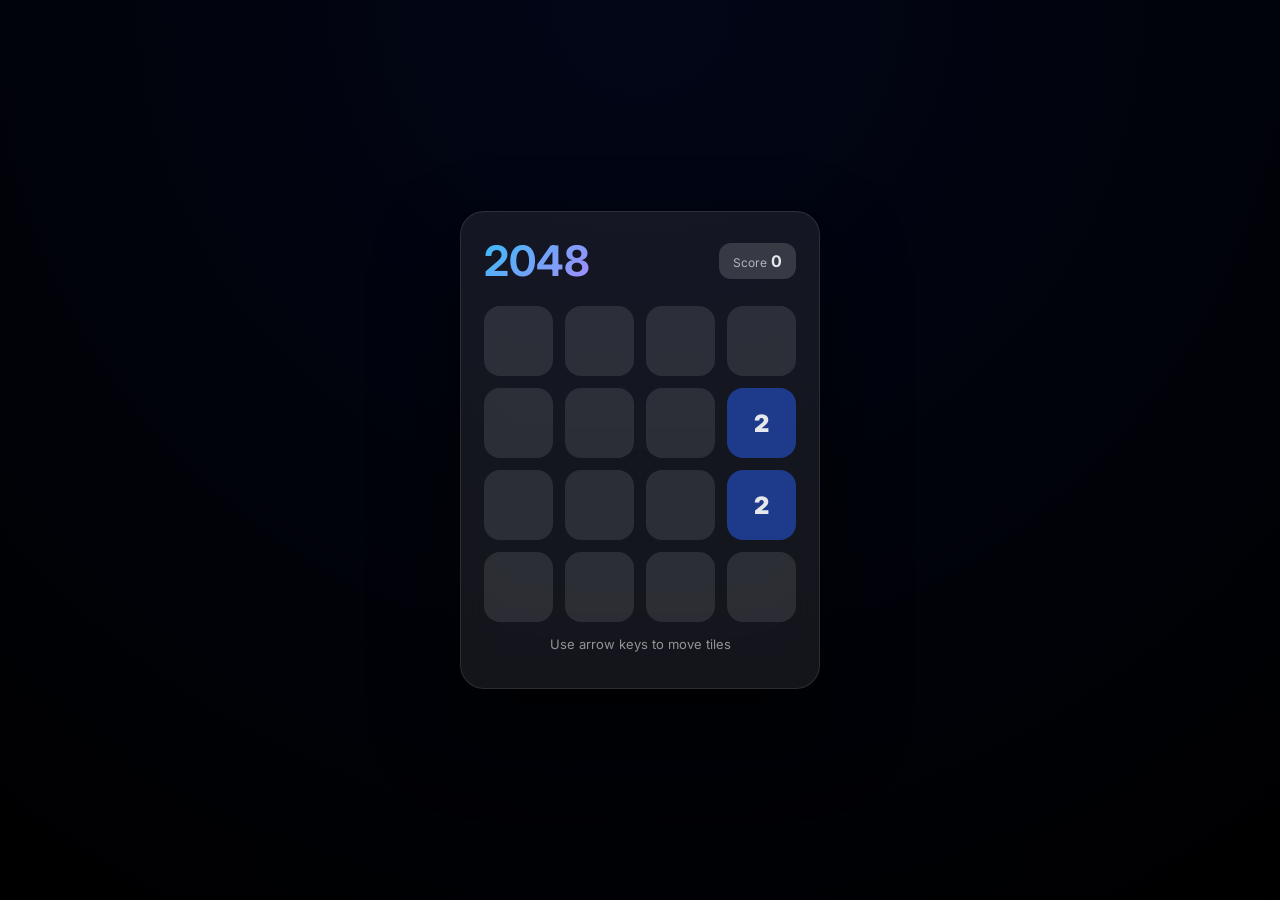
<file: projects/2048-puzzle/index.html>
<!DOCTYPE html>
<html lang="en">
<head>
  <meta charset="UTF-8" />
  <title>2048 – Luxury Edition</title>
  <link rel="stylesheet" href="style.css" />
  <link href="https://fonts.googleapis.com/css2?family=Inter:wght@500;700;900&display=swap" rel="stylesheet">
</head>
<body>

<div class="app">
  <header>
    <h1>2048</h1>
    <div class="score-box">
      <span>Score</span>
      <strong id="score">0</strong>
    </div>
  </header>

  <div class="board" id="board"></div>

  <p class="hint">Use arrow keys to move tiles</p>
</div>

<script src="script.js"></script>
</body>
</html>
</file>
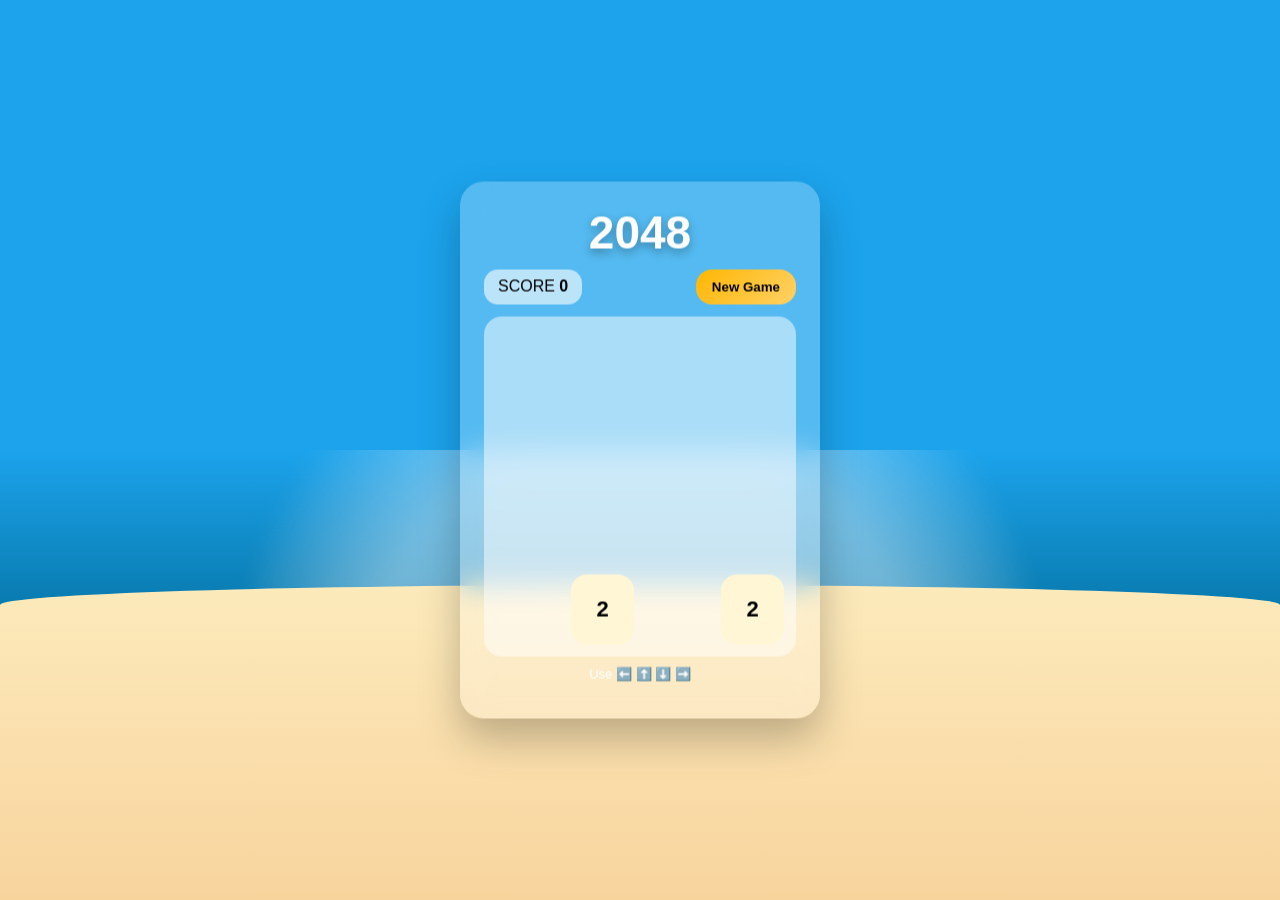
<file: projects/2048/index.html>
<!DOCTYPE html>
<html lang="en">
<head>
  <meta charset="UTF-8" />
  <title>2048 Game</title>
  <link rel="stylesheet" href="style.css" />
</head>
<body>

  <!-- SEA BACKGROUND -->
  <div class="sea">
    <div class="wave wave1"></div>
    <div class="wave wave2"></div>
    <div class="wave wave3"></div>
  </div>

  <!-- SAND -->
  <div class="sand"></div>

  <!-- GAME -->
  <div class="app">
    <h1>2048</h1>

    <div class="top-bar">
      <div class="score">
        <span>SCORE</span>
        <b id="score">0</b>
      </div>
      <button id="restart">New Game</button>
    </div>

    <div class="board" id="board"></div>
    <p class="hint">Use ⬅️ ⬆️ ⬇️ ➡️</p>
  </div>

  <script src="script.js"></script>
</body>
</html>
</file>
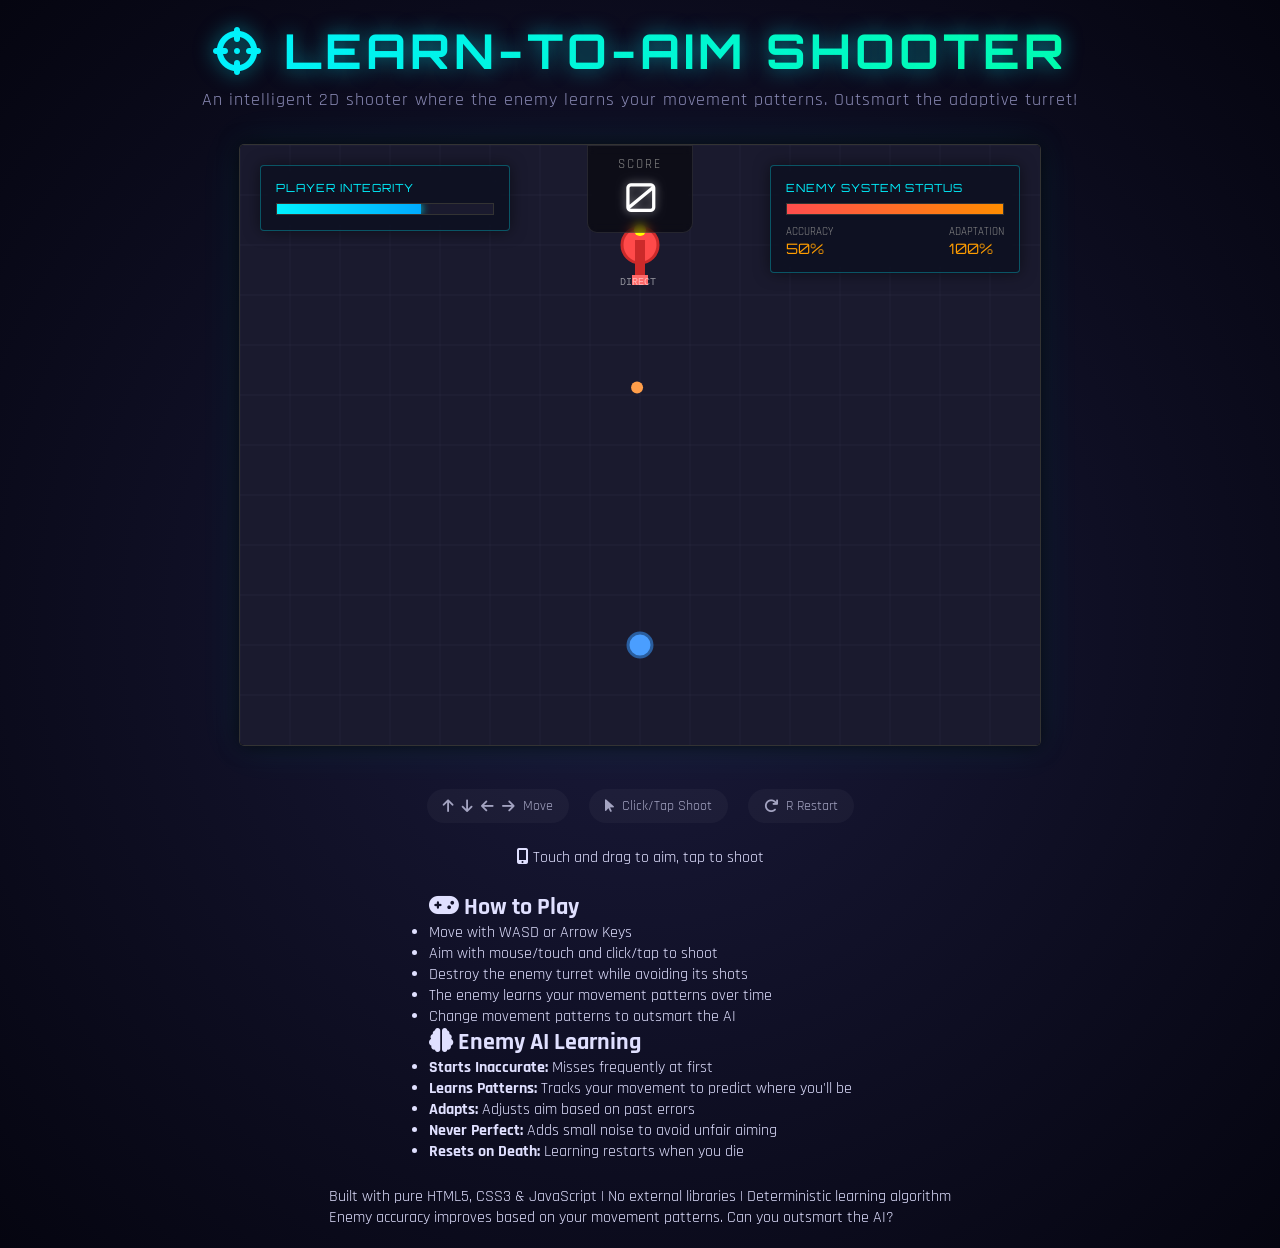
<file: projects/2dshooter/index.html>
<!DOCTYPE html>
<html lang="en">

<head>
    <meta charset="UTF-8">
    <meta name="viewport" content="width=device-width, initial-scale=1.0">
    <title>Learn-to-Aim Shooter | Intelligent 2D Shooter</title>
    <link rel="stylesheet" href="style.css">
    <link rel="stylesheet" href="https://cdnjs.cloudflare.com/ajax/libs/font-awesome/6.4.0/css/all.min.css">
</head>

<body>
    <div class="game-container">
        <header>
            <h1><i class="fas fa-crosshairs"></i> Learn-to-Aim Shooter</h1>
            <p class="subtitle">An intelligent 2D shooter where the enemy learns your movement patterns. Outsmart the
                adaptive turret!</p>
        </header>

        <div class="game-wrapper">
            <canvas id="gameCanvas"></canvas>

            <!-- NEW HUD OVERLAY -->
            <div id="ui-layer">
                <div class="hud-top-bar">
                    <div class="hud-group" id="player-stats">
                        <div class="hud-label">PLAYER INTEGRITY</div>
                        <div class="health-bar-container">
                            <div id="player-health-fill" class="health-fill" style="width: 100%;"></div>
                        </div>
                    </div>

                    <div class="hud-center">
                        <div class="score-display">
                            <span class="score-label">SCORE</span>
                            <span id="score-value">0</span>
                        </div>
                    </div>

                    <div class="hud-group" id="enemy-stats">
                        <div class="hud-label">ENEMY SYSTEM STATUS</div>
                        <div class="health-bar-container enemy-health">
                            <div id="enemy-health-fill" class="health-fill" style="width: 100%;"></div>
                        </div>
                        <div class="enemy-metrics">
                            <div class="metric">
                                <span>ACCURACY</span>
                                <span id="enemy-accuracy" class="metric-val">0%</span>
                            </div>
                            <div class="metric">
                                <span>ADAPTATION</span>
                                <span id="enemy-learning" class="metric-val">0%</span>
                            </div>
                        </div>
                    </div>
                </div>

                <div id="game-over-screen" class="hidden">
                    <h2 class="glitch-text">SYSTEM FAILURE</h2>
                    <div class="final-score">FINAL SCORE: <span id="final-score-val">0</span></div>
                    <button id="restart-btn" class="cyber-btn">REBOOT SYSTEM (R)</button>
                </div>
            </div>
        </div>

        <div class="controls">
            <div class="control-item"><i class="fas fa-arrow-up"></i> <i class="fas fa-arrow-down"></i> <i
                    class="fas fa-arrow-left"></i> <i class="fas fa-arrow-right"></i> Move</div>
            <div class="control-item"><i class="fas fa-mouse-pointer"></i> Click/Tap Shoot</div>
            <div class="control-item"><i class="fas fa-redo"></i> R Restart</div>
        </div>

        <div class="mobile-note">
            <i class="fas fa-mobile-alt"></i> Touch and drag to aim, tap to shoot
        </div>

        <div class="game-info">
            <div class="info-panel how-to-play">
                <h2><i class="fas fa-gamepad"></i> How to Play</h2>
                <ul>
                    <li>Move with WASD or Arrow Keys</li>
                    <li>Aim with mouse/touch and click/tap to shoot</li>
                    <li>Destroy the enemy turret while avoiding its shots</li>
                    <li>The enemy learns your movement patterns over time</li>
                    <li>Change movement patterns to outsmart the AI</li>
                </ul>
            </div>

            <div class="info-panel learning-explanation">
                <h2><i class="fas fa-brain"></i> Enemy AI Learning</h2>
                <ul>
                    <li><strong>Starts Inaccurate:</strong> Misses frequently at first</li>
                    <li><strong>Learns Patterns:</strong> Tracks your movement to predict where you'll be</li>
                    <li><strong>Adapts:</strong> Adjusts aim based on past errors</li>
                    <li><strong>Never Perfect:</strong> Adds small noise to avoid unfair aiming</li>
                    <li><strong>Resets on Death:</strong> Learning restarts when you die</li>
                </ul>
            </div>
        </div>

        <footer>
            <p>Built with pure HTML5, CSS3 & JavaScript | No external libraries | Deterministic learning algorithm</p>
            <p>Enemy accuracy improves based on your movement patterns. Can you outsmart the AI?</p>
        </footer>
    </div>

    <!-- JavaScript Files -->
    <script src="constants.js"></script>
    <script src="utils.js"></script>
    <script src="player.js"></script>
    <script src="enemy.js"></script>
    <script src="game.js"></script>
</body>

</html>
</file>
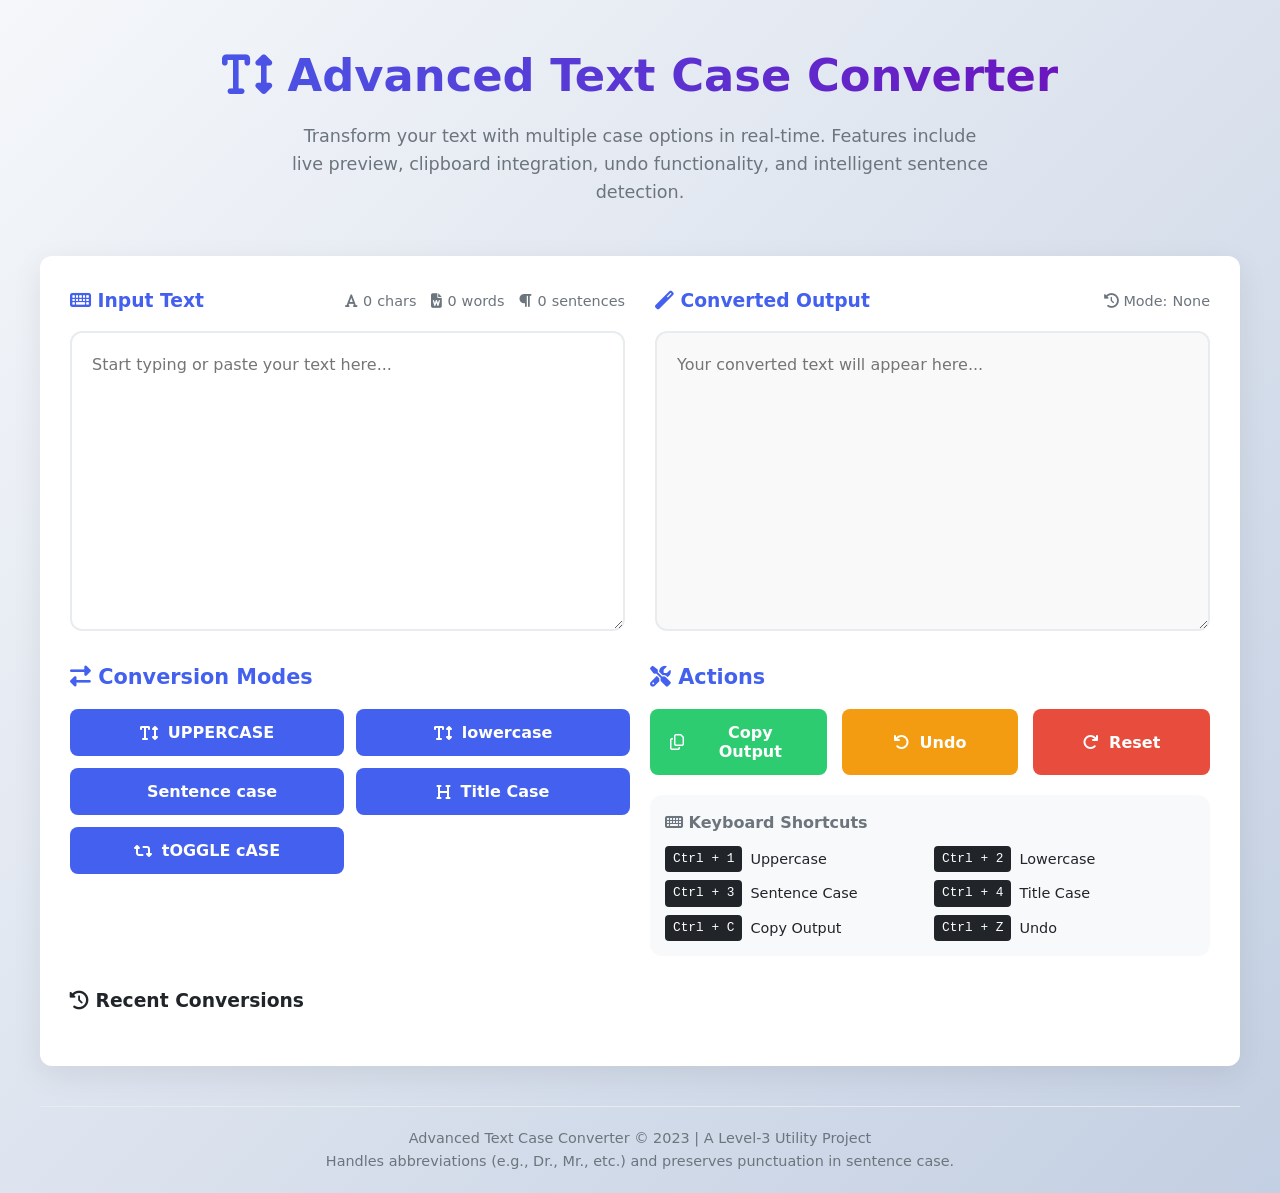
<file: projects/advanced-text-case-converter/index.html>
<!DOCTYPE html>
<html lang="en">
<head>
    <meta charset="UTF-8">
    <meta name="viewport" content="width=device-width, initial-scale=1.0">
    <title>Advanced Text Case Converter</title>
    <link rel="stylesheet" href="https://cdnjs.cloudflare.com/ajax/libs/font-awesome/6.4.0/css/all.min.css">
    <link href="style.css" rel="stylesheet">
</head>
<body>
    <div class="container">
        <header>
            <h1><i class="fas fa-text-height"></i> Advanced Text Case Converter</h1>
            <p class="subtitle">Transform your text with multiple case options in real-time. Features include live preview, clipboard integration, undo functionality, and intelligent sentence detection.</p>
        </header>

        <main>
            <div class="app-card">
                <div class="main-grid">
                    <div class="text-area-container">
                        <div class="text-area-label">
                            <h3><i class="fas fa-keyboard"></i> Input Text</h3>
                            <div class="stats">
                                <div class="stat-item" id="charCount">
                                    <i class="fas fa-font"></i> <span>0</span> chars
                                </div>
                                <div class="stat-item" id="wordCount">
                                    <i class="fas fa-file-word"></i> <span>0</span> words
                                </div>
                                <div class="stat-item" id="sentenceCount">
                                    <i class="fas fa-paragraph"></i> <span>0</span> sentences
                                </div>
                            </div>
                        </div>
                        <textarea id="inputText" placeholder="Start typing or paste your text here..."></textarea>
                    </div>
                    
                    <div class="text-area-container">
                        <div class="text-area-label">
                            <h3><i class="fas fa-magic"></i> Converted Output</h3>
                            <div class="stats">
                                <div class="stat-item">
                                    <i class="fas fa-history"></i> Mode: <span id="currentMode">None</span>
                                </div>
                            </div>
                        </div>
                        <textarea id="outputText" readonly placeholder="Your converted text will appear here..."></textarea>
                    </div>
                </div>

                <div class="controls-section">
                    <div class="controls-group">
                        <h3><i class="fas fa-exchange-alt"></i> Conversion Modes</h3>
                        <div class="case-buttons">
                            <button class="btn btn-primary" data-mode="uppercase">
                                <i class="fas fa-text-height"></i> UPPERCASE
                            </button>
                            <button class="btn btn-primary" data-mode="lowercase">
                                <i class="fas fa-text-height"></i> lowercase
                            </button>
                            <button class="btn btn-primary" data-mode="sentence">
                                <i class="fas fa-sentence"></i> Sentence case
                            </button>
                            <button class="btn btn-primary" data-mode="title">
                                <i class="fas fa-heading"></i> Title Case
                            </button>
                            <button class="btn btn-primary" data-mode="toggle">
                                <i class="fas fa-retweet"></i> tOGGLE cASE
                            </button>
                        </div>
                    </div>
                    
                    <div class="controls-group">
                        <h3><i class="fas fa-tools"></i> Actions</h3>
                        <div class="action-buttons">
                            <button class="btn btn-success" id="copyBtn">
                                <i class="far fa-copy"></i> Copy Output
                            </button>
                            <button class="btn btn-warning" id="undoBtn">
                                <i class="fas fa-undo"></i> Undo
                            </button>
                            <button class="btn btn-danger" id="resetBtn">
                                <i class="fas fa-redo"></i> Reset
                            </button>
                        </div>
                        
                        <div class="shortcuts">
                            <h4><i class="fas fa-keyboard"></i> Keyboard Shortcuts</h4>
                            <div class="shortcut-list">
                                <div class="shortcut-item">
                                    <span class="shortcut-key">Ctrl + 1</span> Uppercase
                                </div>
                                <div class="shortcut-item">
                                    <span class="shortcut-key">Ctrl + 2</span> Lowercase
                                </div>
                                <div class="shortcut-item">
                                    <span class="shortcut-key">Ctrl + 3</span> Sentence Case
                                </div>
                                <div class="shortcut-item">
                                    <span class="shortcut-key">Ctrl + 4</span> Title Case
                                </div>
                                <div class="shortcut-item">
                                    <span class="shortcut-key">Ctrl + C</span> Copy Output
                                </div>
                                <div class="shortcut-item">
                                    <span class="shortcut-key">Ctrl + Z</span> Undo
                                </div>
                            </div>
                        </div>
                    </div>
                </div>
                
                <div class="history-section">
                    <h3><i class="fas fa-history"></i> Recent Conversions</h3>
                    <div class="history-list" id="historyList">
                        <!-- History items will be added here dynamically -->
                    </div>
                </div>
            </div>
        </main>
        
        <footer class="footer">
            <p>Advanced Text Case Converter &copy; 2023 | A Level-3 Utility Project</p>
            <p>Handles abbreviations (e.g., Dr., Mr., etc.) and preserves punctuation in sentence case.</p>
        </footer>
    </div>

    <div id="notification" class="notification"></div>

  <script src="script.js"></script>
</body>
</html>
</file>
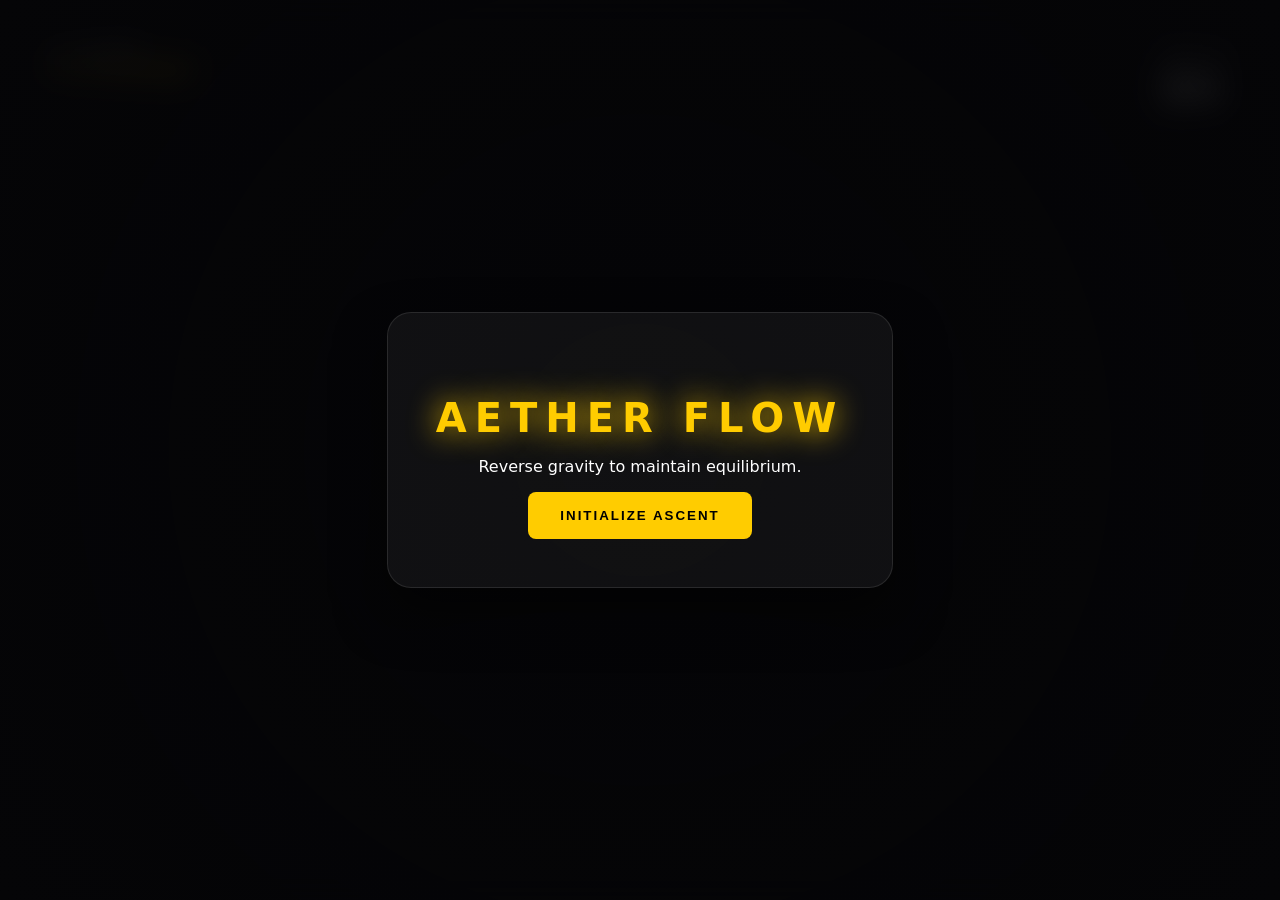
<file: projects/Aether Flow/index.html>
<!DOCTYPE html>
<html lang="en">

<head>
  <meta charset="UTF-8">
  <meta name="viewport" content="width=device-width, initial-scale=1.0">
  <title>Aether Flow | Premium</title>
  <link rel="stylesheet" href="style.css">
</head>

<body>
  <div id="app">
    <div class="hud">
      <div class="stat-box">
        <span class="label">RESONANCE</span>
        <div class="bar-container">
          <div id="energy-bar"></div>
        </div>
      </div>
      <div class="score-display">
        <small>ASCENSION</small>
        <h1 id="score">00</h1>
      </div>
    </div>

    <canvas id="gameCanvas"></canvas>

    <div id="overlay" class="active">
      <div class="glass-card">
        <h2 class="glow-text">AETHER FLOW</h2>
        <p>Reverse gravity to maintain equilibrium.</p>
        <button id="start-btn">INITIALIZE ASCENT</button>
      </div>
    </div>
  </div>
  <script src="theme.js"></script>
  <script src="script.js"></script>
</body>

</html>
</file>
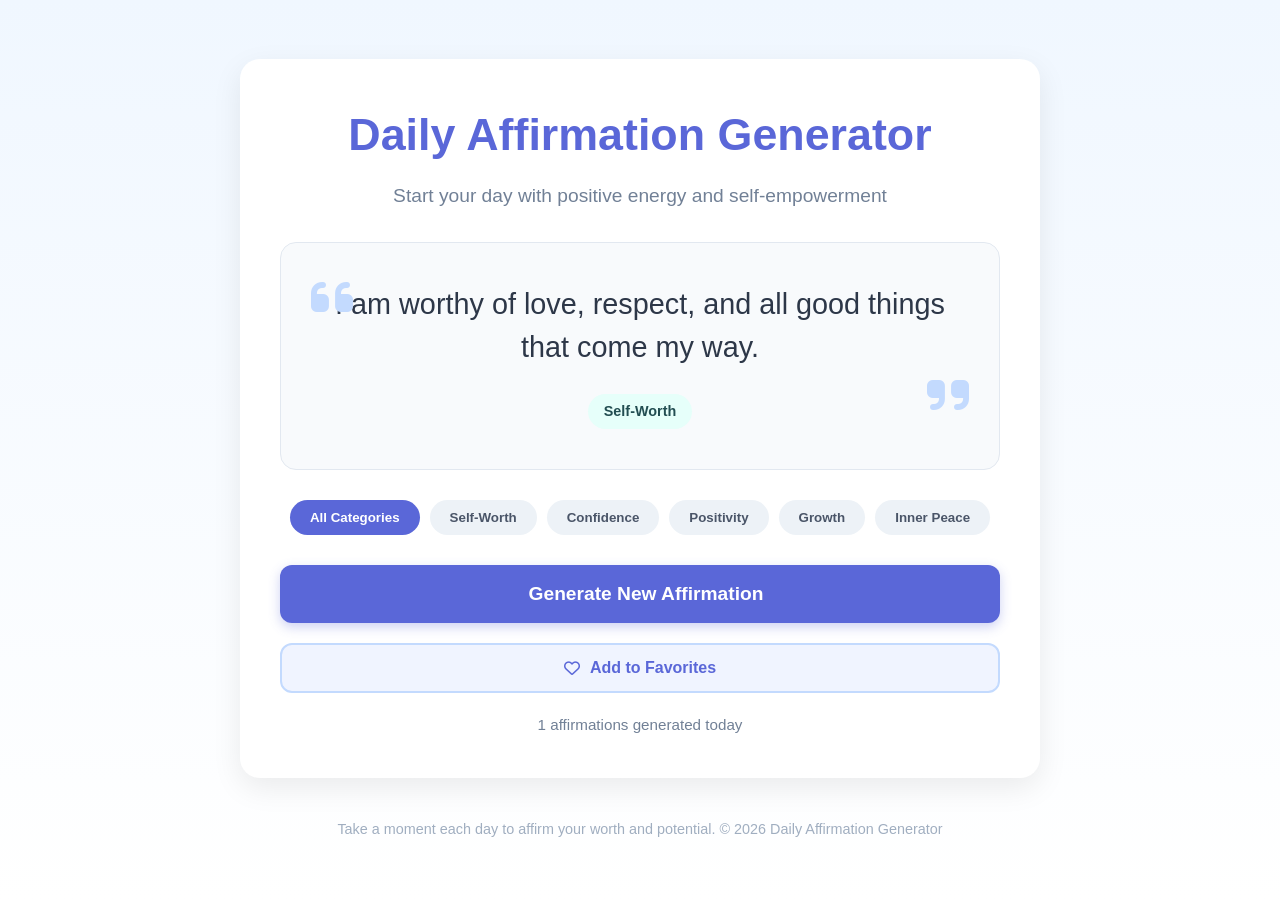
<file: projects/affirmation/index.html>
<!DOCTYPE html>
<html lang="en">
<head>
    <meta charset="UTF-8">
    <meta name="viewport" content="width=device-width, initial-scale=1.0">
    <title>Daily Affirmation Generator</title>
    <link rel="stylesheet" href="https://cdnjs.cloudflare.com/ajax/libs/font-awesome/6.4.0/css/all.min.css">
    <style>
        * {
            margin: 0;
            padding: 0;
            box-sizing: border-box;
            font-family: 'Segoe UI', Tahoma, Geneva, Verdana, sans-serif;
        }
        
        body {
            background-color: #f9f9f9;
            color: #333;
            line-height: 1.6;
            min-height: 100vh;
            display: flex;
            flex-direction: column;
            align-items: center;
            justify-content: center;
            padding: 20px;
            background-image: linear-gradient(to bottom, #f0f7ff, #ffffff);
        }
        
        .container {
            max-width: 800px;
            width: 100%;
            background-color: #fff;
            border-radius: 20px;
            box-shadow: 0 10px 30px rgba(0, 0, 0, 0.08);
            overflow: hidden;
            padding: 40px;
            position: relative;
        }
        
        header {
            text-align: center;
            margin-bottom: 30px;
        }
        
        h1 {
            color: #5a67d8;
            font-size: 2.8rem;
            margin-bottom: 10px;
            font-weight: 700;
        }
        
        .subtitle {
            color: #718096;
            font-size: 1.2rem;
            margin-bottom: 20px;
        }
        
        .affirmation-display {
            background-color: #f8fafc;
            border-radius: 16px;
            padding: 40px;
            margin: 30px 0;
            text-align: center;
            min-height: 200px;
            display: flex;
            flex-direction: column;
            justify-content: center;
            align-items: center;
            border: 1px solid #e2e8f0;
            transition: all 0.3s ease;
            position: relative;
        }
        
        .affirmation-text {
            font-size: 1.8rem;
            color: #2d3748;
            line-height: 1.5;
            font-weight: 500;
            margin-bottom: 15px;
            transition: all 0.3s ease;
        }
        
        .affirmation-category {
            display: inline-block;
            background-color: #e6fffa;
            color: #234e52;
            padding: 6px 16px;
            border-radius: 50px;
            font-size: 0.9rem;
            font-weight: 600;
            margin-top: 10px;
        }
        
        .controls {
            display: flex;
            flex-direction: column;
            gap: 20px;
            margin-top: 30px;
        }
        
        .generate-btn {
            background-color: #5a67d8;
            color: white;
            border: none;
            padding: 18px 30px;
            font-size: 1.2rem;
            border-radius: 12px;
            cursor: pointer;
            font-weight: 600;
            transition: all 0.3s ease;
            display: flex;
            align-items: center;
            justify-content: center;
            gap: 12px;
            box-shadow: 0 4px 12px rgba(90, 103, 216, 0.3);
        }
        
        .generate-btn:hover {
            background-color: #4c51bf;
            transform: translateY(-2px);
            box-shadow: 0 6px 16px rgba(90, 103, 216, 0.4);
        }
        
        .generate-btn:active {
            transform: translateY(0);
        }
        
        .favorite-btn {
            background-color: #f0f4ff;
            color: #5a67d8;
            border: 2px solid #c3dafe;
            padding: 14px 25px;
            font-size: 1rem;
            border-radius: 12px;
            cursor: pointer;
            font-weight: 600;
            transition: all 0.3s ease;
            display: flex;
            align-items: center;
            justify-content: center;
            gap: 10px;
        }
        
        .favorite-btn:hover {
            background-color: #e6edff;
        }
        
        .favorite-btn.active {
            background-color: #fff5f5;
            color: #f56565;
            border-color: #fed7d7;
        }
        
        .category-selector {
            margin: 20px 0;
            display: flex;
            flex-wrap: wrap;
            gap: 10px;
            justify-content: center;
        }
        
        .category-btn {
            padding: 10px 20px;
            background-color: #edf2f7;
            border: none;
            border-radius: 50px;
            cursor: pointer;
            font-weight: 600;
            color: #4a5568;
            transition: all 0.2s ease;
        }
        
        .category-btn:hover {
            background-color: #e2e8f0;
        }
        
        .category-btn.active {
            background-color: #5a67d8;
            color: white;
        }
        
        .favorites-panel {
            background-color: #f8fafc;
            border-radius: 16px;
            padding: 25px;
            margin-top: 30px;
            border: 1px solid #e2e8f0;
            display: none;
        }
        
        .favorites-panel.show {
            display: block;
        }
        
        .favorites-title {
            color: #5a67d8;
            font-size: 1.4rem;
            margin-bottom: 15px;
            display: flex;
            align-items: center;
            gap: 10px;
        }
        
        .favorites-list {
            list-style-type: none;
            max-height: 200px;
            overflow-y: auto;
            padding-right: 10px;
        }
        
        .favorites-list li {
            padding: 12px 15px;
            background-color: white;
            border-radius: 10px;
            margin-bottom: 10px;
            border-left: 4px solid #5a67d8;
            display: flex;
            justify-content: space-between;
            align-items: center;
        }
        
        .favorites-list li .remove-btn {
            background: none;
            border: none;
            color: #f56565;
            cursor: pointer;
            font-size: 1.1rem;
            transition: all 0.2s ease;
        }
        
        .favorites-list li .remove-btn:hover {
            transform: scale(1.2);
        }
        
        .quote-icon {
            font-size: 3rem;
            color: #c3dafe;
            margin-bottom: 20px;
        }
        
        .quote-icon.left {
            position: absolute;
            top: 30px;
            left: 30px;
        }
        
        .quote-icon.right {
            position: absolute;
            bottom: 30px;
            right: 30px;
            transform: rotate(180deg);
        }
        
        .affirmation-count {
            text-align: center;
            margin-top: 20px;
            color: #718096;
            font-size: 0.95rem;
        }
        
        footer {
            margin-top: 40px;
            text-align: center;
            color: #a0aec0;
            font-size: 0.9rem;
        }
        
        @media (max-width: 768px) {
            .container {
                padding: 25px;
            }
            
            h1 {
                font-size: 2.2rem;
            }
            
            .affirmation-text {
                font-size: 1.5rem;
            }
            
            .affirmation-display {
                padding: 30px 20px;
            }
            
            .category-selector {
                justify-content: flex-start;
                overflow-x: auto;
                padding-bottom: 10px;
            }
        }
        
        @media (max-width: 480px) {
            .container {
                padding: 20px;
            }
            
            h1 {
                font-size: 1.8rem;
            }
            
            .affirmation-text {
                font-size: 1.3rem;
            }
            
            .controls {
                flex-direction: column;
            }
            
            .generate-btn, .favorite-btn {
                width: 100%;
            }
        }
        
        .pulse {
            animation: pulse 1.5s ease infinite;
        }
        
        @keyframes pulse {
            0% { transform: scale(1); }
            50% { transform: scale(1.03); }
            100% { transform: scale(1); }
        }
        
        .fade-in {
            animation: fadeIn 0.8s ease forwards;
        }
        
        @keyframes fadeIn {
            from { opacity: 0; transform: translateY(10px); }
            to { opacity: 1; transform: translateY(0); }
        }
    </style>
</head>
<body>
    <div class="container">
        <header>
            <h1>Daily Affirmation Generator</h1>
            <p class="subtitle">Start your day with positive energy and self-empowerment</p>
        </header>
        
        <div class="affirmation-display">
            <i class="fas fa-quote-left quote-icon left"></i>
            <div class="affirmation-text" id="affirmation-text">
                I am worthy of love, respect, and all good things that come my way.
            </div>
            <div class="affirmation-category" id="affirmation-category">Self-Worth</div>
            <i class="fas fa-quote-left quote-icon right"></i>
        </div>
        
        <div class="category-selector">
            <button class="category-btn active" data-category="all">All Categories</button>
            <button class="category-btn" data-category="self-worth">Self-Worth</button>
            <button class="category-btn" data-category="confidence">Confidence</button>
            <button class="category-btn" data-category="positivity">Positivity</button>
            <button class="category-btn" data-category="growth">Growth</button>
            <button class="category-btn" data-category="peace">Inner Peace</button>
        </div>
        
        <div class="controls">
            <button class="generate-btn" id="generate-btn">
                <i class="fas fa-sparkles"></i> Generate New Affirmation
            </button>
            
            <button class="favorite-btn" id="favorite-btn">
                <i class="far fa-heart"></i> Add to Favorites
            </button>
        </div>
        
        <div class="affirmation-count">
            <span id="count">1</span> affirmations generated today
        </div>
        
        <div class="favorites-panel" id="favorites-panel">
            <h3 class="favorites-title"><i class="fas fa-heart"></i> Favorite Affirmations</h3>
            <ul class="favorites-list" id="favorites-list">
                <!-- Favorites will be added here dynamically -->
            </ul>
        </div>
    </div>
    
    <footer>
        <p>Take a moment each day to affirm your worth and potential. &copy; 2026 Daily Affirmation Generator</p>
    </footer>

    <script>
        // Affirmation database
        const affirmations = [
            { text: "I am worthy of love, respect, and all good things that come my way.", category: "self-worth" },
            { text: "I trust in my ability to make the right decisions for myself.", category: "confidence" },
            { text: "Every day, I am growing and becoming the best version of myself.", category: "growth" },
            { text: "I choose to focus on the positive and let go of what I cannot control.", category: "positivity" },
            { text: "My mind is calm, my heart is open, and my soul is at peace.", category: "peace" },
            { text: "I am enough, just as I am in this moment.", category: "self-worth" },
            { text: "I have the power to create the life I desire and deserve.", category: "confidence" },
            { text: "Challenges are opportunities for me to learn and grow stronger.", category: "growth" },
            { text: "I radiate positivity and attract wonderful experiences into my life.", category: "positivity" },
            { text: "I release all fears and doubts, embracing the tranquility within.", category: "peace" },
            { text: "My self-worth is independent of others' opinions or validation.", category: "self-worth" },
            { text: "I am confident in expressing my ideas and sharing my unique perspective.", category: "confidence" },
            { text: "Every experience helps me evolve into a wiser, more compassionate person.", category: "growth" },
            { text: "I find joy in simple moments and gratitude in everyday blessings.", category: "positivity" },
            { text: "I am at peace with my past and excited for my future.", category: "peace" }
        ];
        
        // DOM elements
        const affirmationText = document.getElementById('affirmation-text');
        const affirmationCategory = document.getElementById('affirmation-category');
        const generateBtn = document.getElementById('generate-btn');
        const favoriteBtn = document.getElementById('favorite-btn');
        const categoryBtns = document.querySelectorAll('.category-btn');
        const favoritesPanel = document.getElementById('favorites-panel');
        const favoritesList = document.getElementById('favorites-list');
        const countElement = document.getElementById('count');
        
        // State variables
        let currentAffirmation = affirmations[0];
        let currentCategory = 'all';
        let favorites = JSON.parse(localStorage.getItem('affirmationFavorites')) || [];
        let generatedCount = parseInt(localStorage.getItem('affirmationCount')) || 1;
        
        // Initialize
        function init() {
            updateCount();
            displayFavorites();
            
            // Check if current affirmation is in favorites
            updateFavoriteButton();
            
            // Set initial category button as active
            document.querySelector(`[data-category="${currentCategory}"]`).classList.add('active');
        }
        
        // Generate a random affirmation
        function generateAffirmation() {
            // Filter affirmations by category if not "all"
            let filteredAffirmations;
            if (currentCategory === 'all') {
                filteredAffirmations = affirmations;
            } else {
                filteredAffirmations = affirmations.filter(aff => aff.category === currentCategory);
            }
            
            // Get random affirmation from filtered list
            const randomIndex = Math.floor(Math.random() * filteredAffirmations.length);
            currentAffirmation = filteredAffirmations[randomIndex];
            
            // Update display with animation
            affirmationText.classList.remove('fade-in');
            void affirmationText.offsetWidth; // Trigger reflow to restart animation
            affirmationText.classList.add('fade-in');
            
            // Update text and category
            affirmationText.textContent = currentAffirmation.text;
            affirmationCategory.textContent = formatCategory(currentAffirmation.category);
            
            // Update favorite button state
            updateFavoriteButton();
            
            // Increment and update count
            generatedCount++;
            updateCount();
            localStorage.setItem('affirmationCount', generatedCount.toString());
            
            // Add pulse animation to affirmation display
            const display = document.querySelector('.affirmation-display');
            display.classList.remove('pulse');
            void display.offsetWidth; // Trigger reflow
            display.classList.add('pulse');
        }
        
        // Format category for display
        function formatCategory(category) {
            const categoryMap = {
                'self-worth': 'Self-Worth',
                'confidence': 'Confidence',
                'positivity': 'Positivity',
                'growth': 'Growth',
                'peace': 'Inner Peace'
            };
            
            return categoryMap[category] || category;
        }
        
        // Update the count display
        function updateCount() {
            countElement.textContent = generatedCount;
        }
        
        // Toggle favorite status
        function toggleFavorite() {
            const index = favorites.findIndex(fav => fav.text === currentAffirmation.text);
            
            if (index === -1) {
                // Add to favorites
                favorites.push(currentAffirmation);
                favoriteBtn.classList.add('active');
                favoriteBtn.innerHTML = '<i class="fas fa-heart"></i> Remove from Favorites';
                
                // Show notification
                showNotification('Affirmation added to favorites!');
            } else {
                // Remove from favorites
                favorites.splice(index, 1);
                favoriteBtn.classList.remove('active');
                favoriteBtn.innerHTML = '<i class="far fa-heart"></i> Add to Favorites';
                
                // Show notification
                showNotification('Affirmation removed from favorites.');
            }
            
            // Update localStorage
            localStorage.setItem('affirmationFavorites', JSON.stringify(favorites));
            
            // Update favorites display
            displayFavorites();
        }
        
        // Update favorite button based on current affirmation
        function updateFavoriteButton() {
            const isFavorite = favorites.some(fav => fav.text === currentAffirmation.text);
            
            if (isFavorite) {
                favoriteBtn.classList.add('active');
                favoriteBtn.innerHTML = '<i class="fas fa-heart"></i> Remove from Favorites';
            } else {
                favoriteBtn.classList.remove('active');
                favoriteBtn.innerHTML = '<i class="far fa-heart"></i> Add to Favorites';
            }
        }
        
        // Display favorites in the panel
        function displayFavorites() {
            // Clear the list
            favoritesList.innerHTML = '';
            
            if (favorites.length === 0) {
                const emptyItem = document.createElement('li');
                emptyItem.textContent = 'No favorite affirmations yet. Click the heart to add some!';
                emptyItem.style.fontStyle = 'italic';
                emptyItem.style.color = '#718096';
                favoritesList.appendChild(emptyItem);
                favoritesPanel.classList.remove('show');
                return;
            }
            
            // Show the panel
            favoritesPanel.classList.add('show');
            
            // Add each favorite to the list
            favorites.forEach((fav, index) => {
                const listItem = document.createElement('li');
                
                const textSpan = document.createElement('span');
                textSpan.textContent = fav.text;
                textSpan.style.flexGrow = '1';
                textSpan.style.marginRight = '15px';
                
                const removeBtn = document.createElement('button');
                removeBtn.className = 'remove-btn';
                removeBtn.innerHTML = '<i class="fas fa-times"></i>';
                removeBtn.title = 'Remove from favorites';
                
                // Add event listener to remove button
                removeBtn.addEventListener('click', (e) => {
                    e.stopPropagation();
                    removeFavorite(index);
                });
                
                listItem.appendChild(textSpan);
                listItem.appendChild(removeBtn);
                favoritesList.appendChild(listItem);
            });
        }
        
        // Remove a favorite by index
        function removeFavorite(index) {
            // If removing the current affirmation, update the favorite button
            if (favorites[index].text === currentAffirmation.text) {
                favoriteBtn.classList.remove('active');
                favoriteBtn.innerHTML = '<i class="far fa-heart"></i> Add to Favorites';
            }
            
            // Remove from array
            favorites.splice(index, 1);
            
            // Update localStorage
            localStorage.setItem('affirmationFavorites', JSON.stringify(favorites));
            
            // Update display
            displayFavorites();
            
            // Show notification
            showNotification('Affirmation removed from favorites.');
        }
        
        // Show a temporary notification
        function showNotification(message) {
            // Create notification element
            const notification = document.createElement('div');
            notification.textContent = message;
            notification.style.cssText = `
                position: fixed;
                top: 20px;
                right: 20px;
                background-color: #5a67d8;
                color: white;
                padding: 12px 20px;
                border-radius: 8px;
                box-shadow: 0 4px 12px rgba(0,0,0,0.15);
                z-index: 1000;
                font-weight: 500;
                animation: fadeIn 0.3s ease, fadeOut 0.3s ease 2.7s forwards;
            `;
            
            // Add to document
            document.body.appendChild(notification);
            
            // Remove after 3 seconds
            setTimeout(() => {
                if (notification.parentNode) {
                    notification.parentNode.removeChild(notification);
                }
            }, 3000);
        }
        
        // Set category filter
        function setCategory(category) {
            currentCategory = category;
            
            // Update active state of buttons
            categoryBtns.forEach(btn => {
                if (btn.dataset.category === category) {
                    btn.classList.add('active');
                } else {
                    btn.classList.remove('active');
                }
            });
            
            // Generate a new affirmation in this category
            generateAffirmation();
        }
        
        // Event listeners
        generateBtn.addEventListener('click', generateAffirmation);
        favoriteBtn.addEventListener('click', toggleFavorite);
        
        // Add event listeners to category buttons
        categoryBtns.forEach(btn => {
            btn.addEventListener('click', () => {
                setCategory(btn.dataset.category);
            });
        });
        
        // Initialize the app
        init();
        
        // Add CSS for notification animation
        const style = document.createElement('style');
        style.textContent = `
            @keyframes fadeOut {
                from { opacity: 1; transform: translateY(0); }
                to { opacity: 0; transform: translateY(-10px); }
            }
        `;
        document.head.appendChild(style);
    </script>
</body>
</html>
</file>
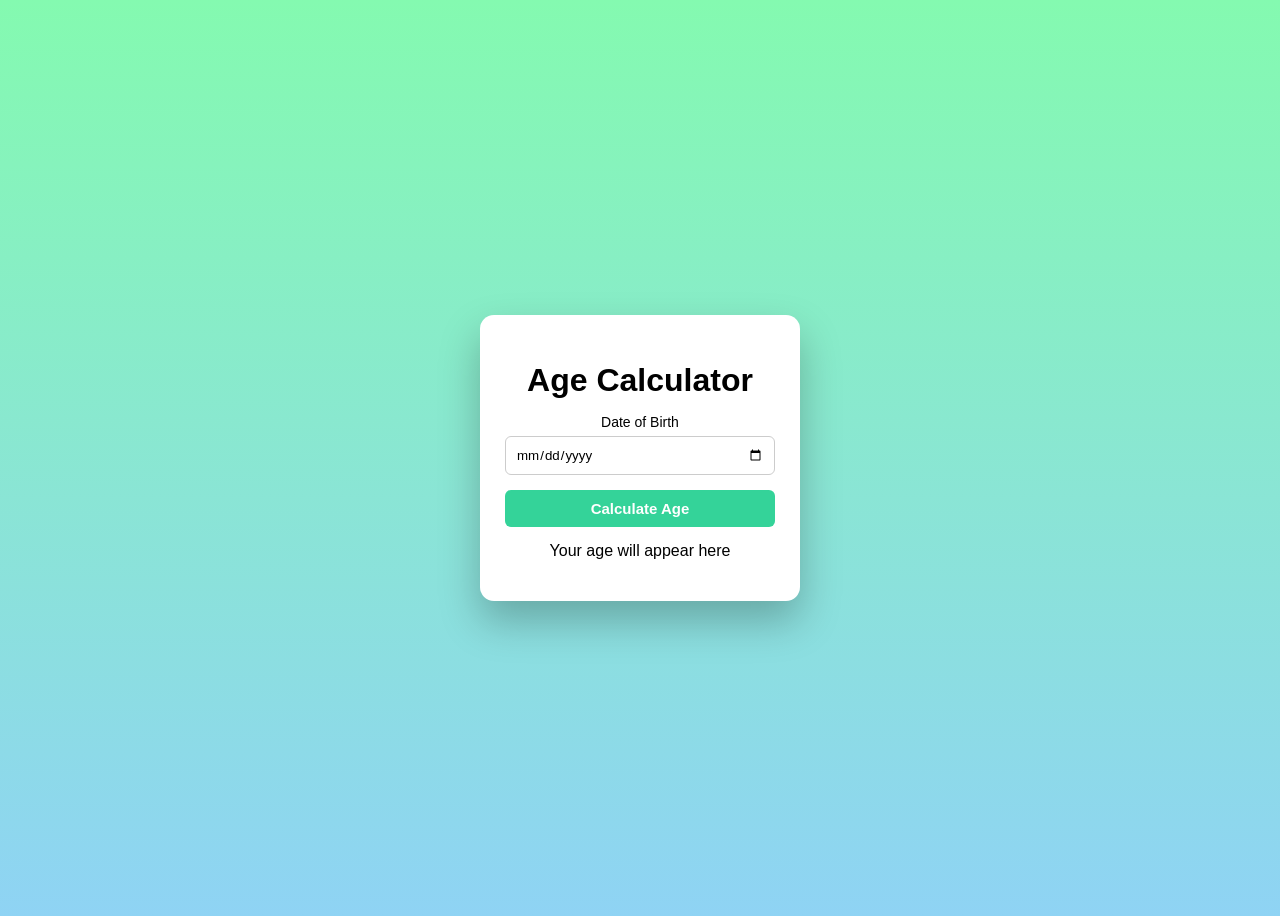
<file: projects/age-calculator/index.html>
<!DOCTYPE html>
<html lang="en">
<head>
  <meta charset="UTF-8" />
  <title>Age Calculator</title>
  <link rel="stylesheet" href="style.css" />
</head>
<body>
  <div class="container">
    <h1>Age Calculator</h1>

    <label for="dob">Date of Birth</label>
    <input type="date" id="dob" />

    <button id="calcBtn">Calculate Age</button>

    <p id="result">Your age will appear here</p>
  </div>

  <script src="script.js"></script>
</body>
</html>
</file>
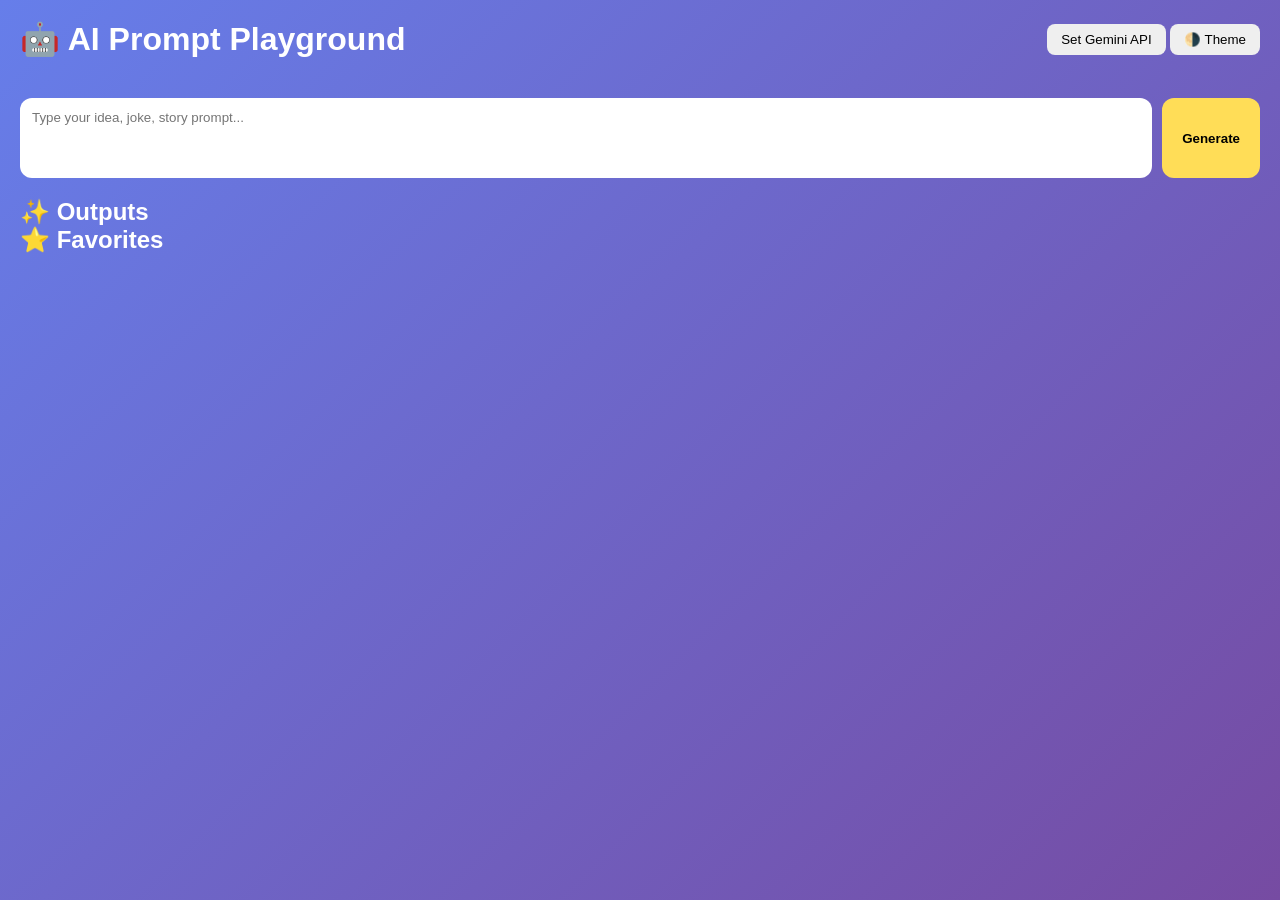
<file: projects/AI Prompt Playground/index.html>
<!DOCTYPE html>
<html lang="en">
<head>
  <meta charset="UTF-8">
  <title>AI Prompt Playground</title>
  <link rel="stylesheet" href="style.css">
</head>
<body>
  <header>
    <h1>🤖 AI Prompt Playground</h1>
    <div class="actions">
      <button id="setApiBtn">Set Gemini API</button>
      <button id="themeBtn">🌗 Theme</button>
    </div>
  </header>

  <main>
    <div class="prompt-box">
      <textarea id="promptInput" placeholder="Type your idea, joke, story prompt..."></textarea>
      <button id="generateBtn">Generate</button>
    </div>

    <section>
      <h2>✨ Outputs</h2>
      <div id="outputContainer" class="grid"></div>
    </section>

    <section>
      <h2>⭐ Favorites</h2>
      <div id="favContainer" class="grid"></div>
    </section>
  </main>

  <script src="script.js"></script>
</body>
</html>
</file>
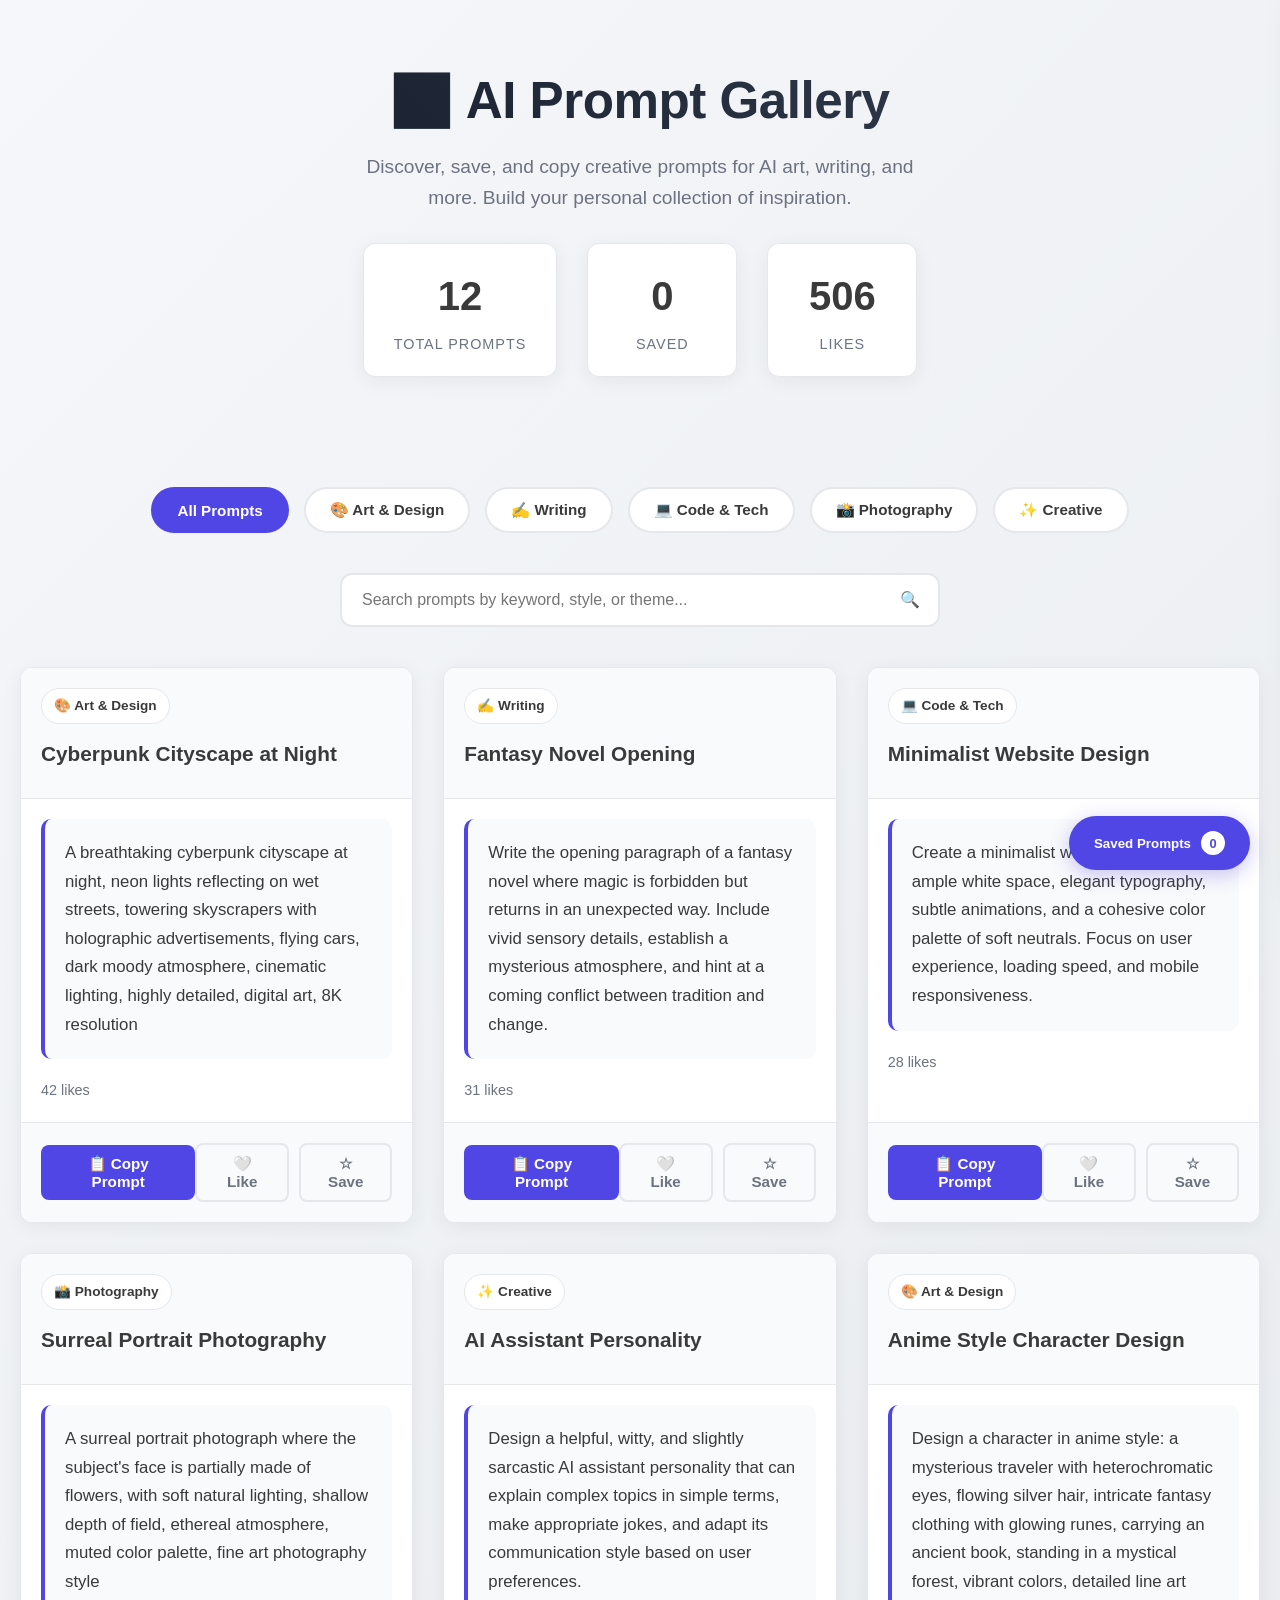
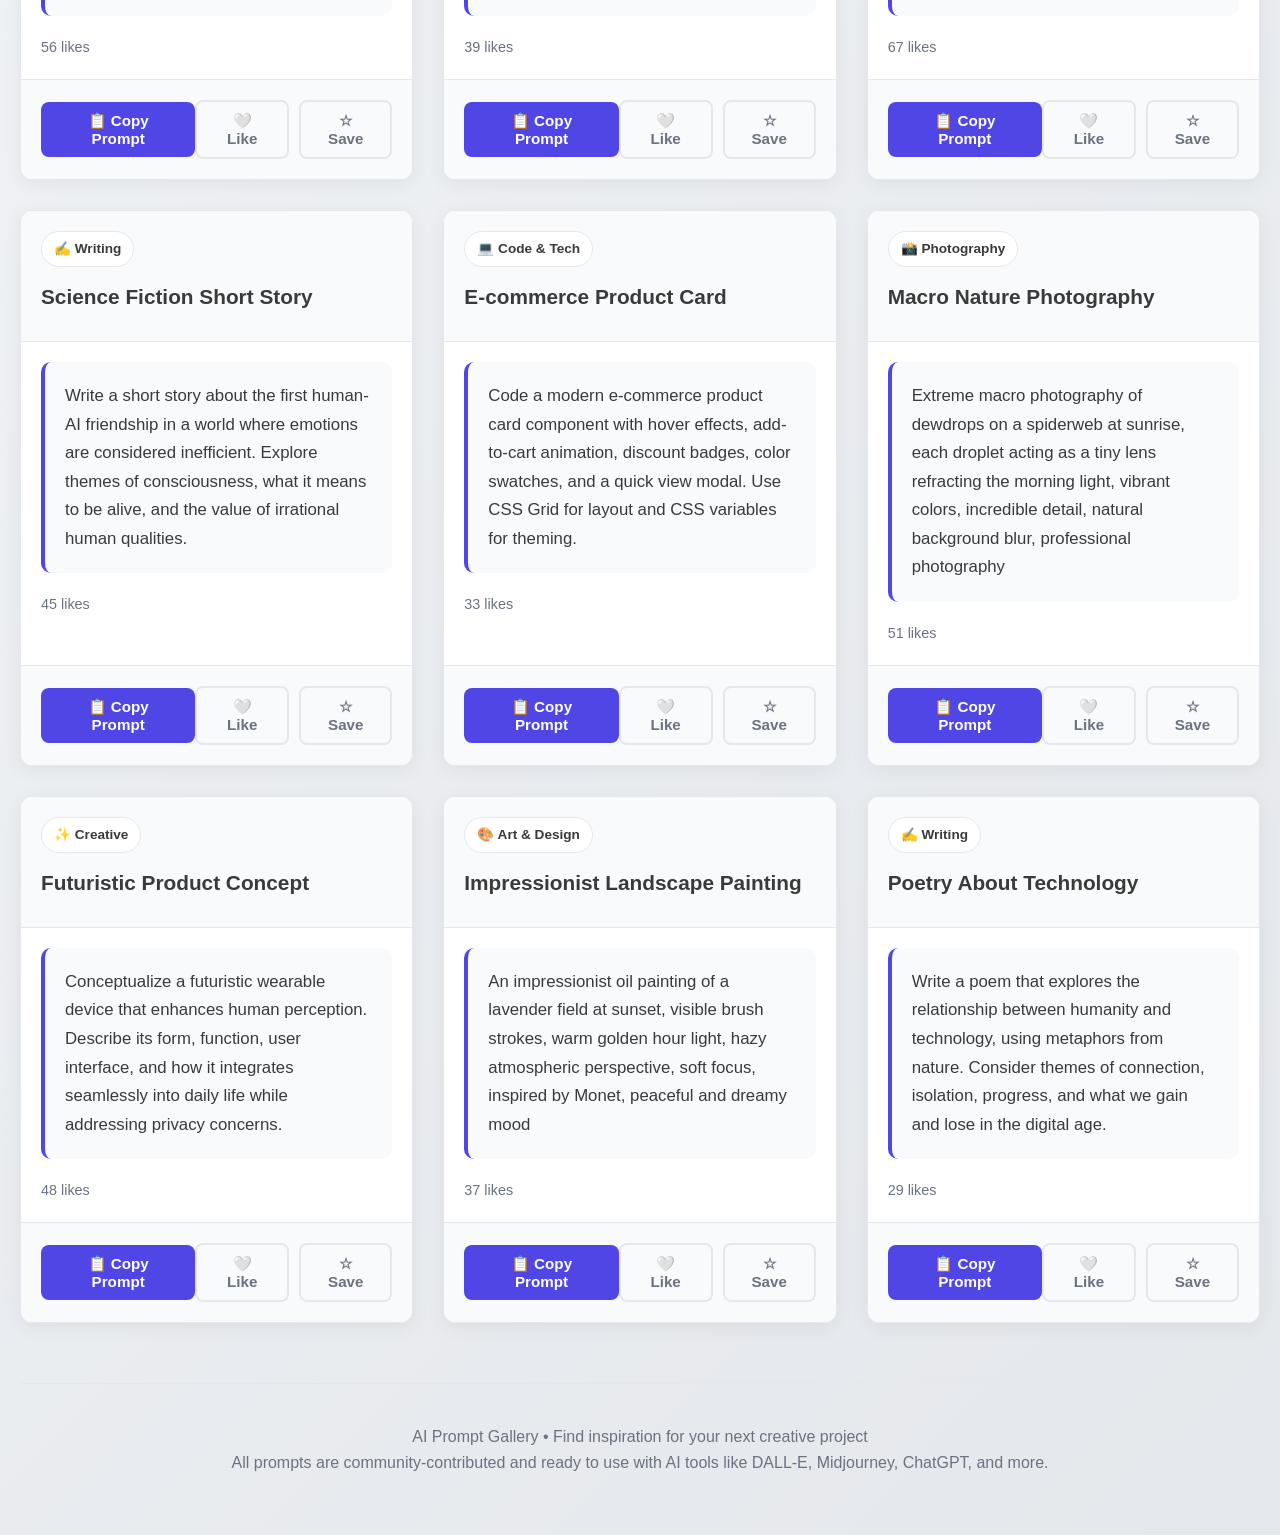
<file: projects/AIPrompt/index.html>
<!DOCTYPE html>
<html lang="en">
<head>
    <meta charset="UTF-8">
    <meta name="viewport" content="width=device-width, initial-scale=1.0">
    <title>AI Prompt Gallery</title>
    <link rel="stylesheet" href="style.css">
</head>
<body>
    <div class="container">
        <header>
            <h1>🖼️ AI Prompt Gallery</h1>
            <p class="subtitle">Discover, save, and copy creative prompts for AI art, writing, and more. Build your personal collection of inspiration.</p>
            
            <div class="stats">
                <div class="stat-card">
                    <div class="stat-number" id="totalPrompts">45</div>
                    <div class="stat-label">Total Prompts</div>
                </div>
                <div class="stat-card">
                    <div class="stat-number" id="savedCount">0</div>
                    <div class="stat-label">Saved</div>
                </div>
                <div class="stat-card">
                    <div class="stat-number" id="likesCount">0</div>
                    <div class="stat-label">Likes</div>
                </div>
            </div>
        </header>

        <div class="categories">
            <button class="category-btn active" data-category="all">All Prompts</button>
            <button class="category-btn" data-category="art">🎨 Art & Design</button>
            <button class="category-btn" data-category="writing">✍️ Writing</button>
            <button class="category-btn" data-category="code">💻 Code & Tech</button>
            <button class="category-btn" data-category="photo">📸 Photography</button>
            <button class="category-btn" data-category="creative">✨ Creative</button>
        </div>

        <div class="search-container">
            <input type="text" class="search-input" id="searchInput" placeholder="Search prompts by keyword, style, or theme...">
            <div class="search-icon">🔍</div>
        </div>

        <div class="gallery-grid" id="promptsGrid">
            <!-- Prompts will be dynamically loaded here -->
        </div>

        <footer>
            <p>AI Prompt Gallery • Find inspiration for your next creative project</p>
            <p>All prompts are community-contributed and ready to use with AI tools like DALL-E, Midjourney, ChatGPT, and more.</p>
        </footer>

        <button class="view-saved-btn" id="viewSavedBtn">
            <span>Saved Prompts</span>
            <span class="saved-count" id="savedBadge">0</span>
        </button>

        <!-- Saved Prompts Sidebar -->
        <div class="saved-sidebar" id="savedSidebar">
            <div class="sidebar-header">
                <h2 class="sidebar-title">⭐ Saved Prompts</h2>
                <button class="close-sidebar" id="closeSidebar">×</button>
            </div>
            <div id="savedPromptsList">
                <!-- Saved prompts will appear here -->
            </div>
        </div>

        <!-- Copy Success Modal -->
        <div class="modal" id="copyModal">
            <div class="modal-content">
                <div class="modal-icon">📋</div>
                <h3 class="modal-title">Prompt Copied!</h3>
                <p class="modal-text">The prompt has been copied to your clipboard. You can now paste it into your AI tool of choice.</p>
                <button class="modal-btn" id="closeModal">Got it</button>
            </div>
        </div>
    </div>

    <script src="script.js"></script>
    </body>
</html>
</file>
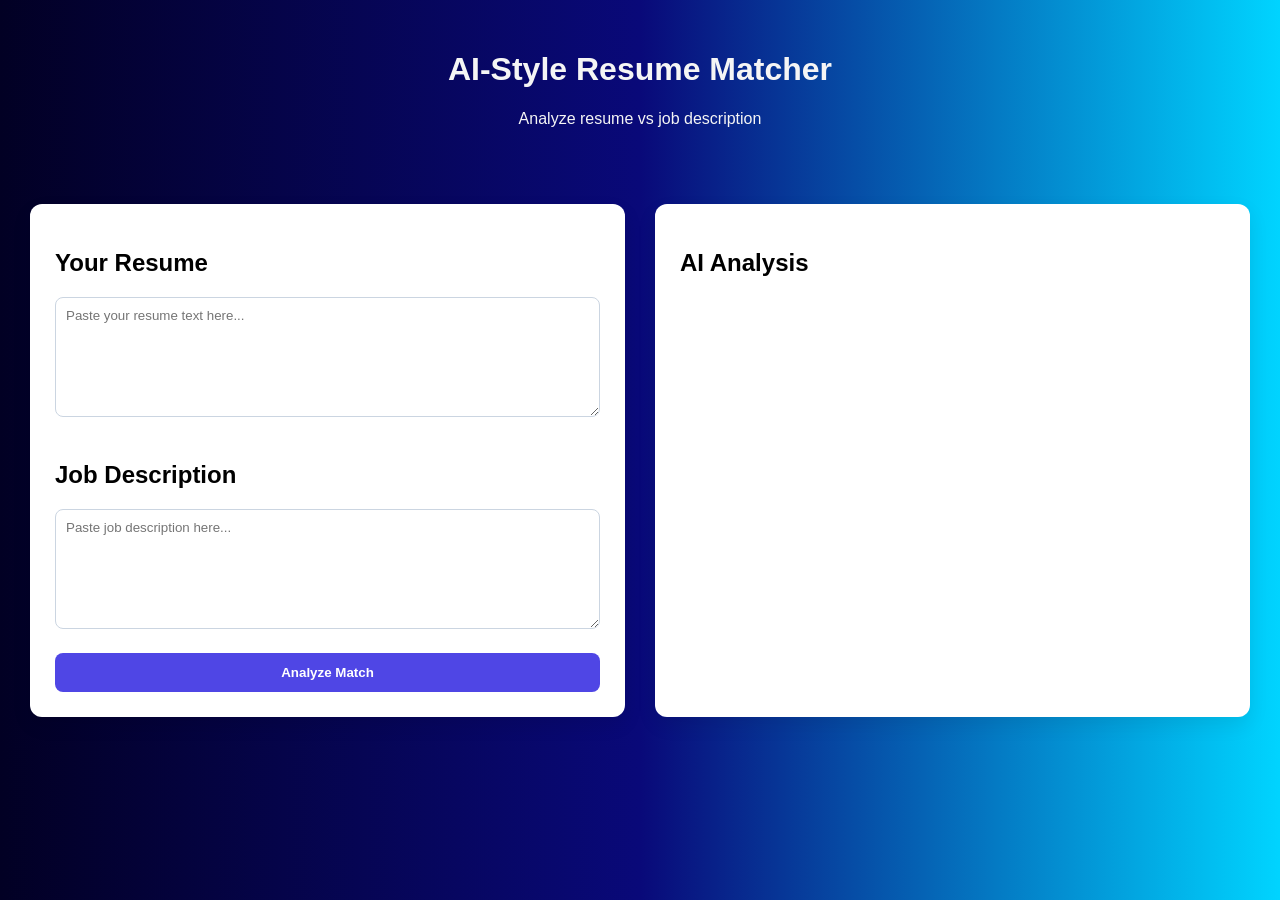
<file: projects/AIResumeMatcher/index.html>
<!DOCTYPE html>
<html lang="en">
<head>
  <meta charset="UTF-8">
  <title>AI Resume Matcher</title>
  <meta name="viewport" content="width=device-width, initial-scale=1.0">
  <link rel="stylesheet" href="style.css">
</head>
<body>

<header>
  <h1>AI-Style Resume Matcher</h1>
  <p>Analyze resume vs job description</p>
</header>

<main class="container">

  <section class="input-section">
    <h2>Your Resume</h2>
    <textarea id="resumeText" placeholder="Paste your resume text here..."></textarea>

    <h2>Job Description</h2>
    <textarea id="jobText" placeholder="Paste job description here..."></textarea>

    <button onclick="analyzeMatch()">Analyze Match</button>
  </section>

  <section class="result-section">
    <h2>AI Analysis</h2>
    <div id="resultBox"></div>
  </section>

</main>

<script src="script.js"></script>
</body>
</html>
</file>
<file: projects/2048-puzzle/style.css>
* {
  box-sizing: border-box;
}

body {
  margin: 0;
  height: 100vh;
  background: radial-gradient(circle at top, #020617, #000);
  display: flex;
  justify-content: center;
  align-items: center;
  font-family: 'Inter', sans-serif;
  color: #e5e7eb;
}

.app {
  width: 360px;
  padding: 24px;
  border-radius: 24px;
  background: rgba(255,255,255,0.08);
  backdrop-filter: blur(20px);
  box-shadow:
    0 40px 80px rgba(0,0,0,0.7),
    inset 0 0 0 1px rgba(255,255,255,0.1);
}

header {
  display: flex;
  justify-content: space-between;
  align-items: center;
}

h1 {
  font-size: 42px;
  margin: 0;
  background: linear-gradient(135deg, #38bdf8, #a78bfa);
  -webkit-background-clip: text;
  -webkit-text-fill-color: transparent;
}

.score-box {
  background: rgba(255,255,255,0.15);
  padding: 8px 14px;
  border-radius: 12px;
  text-align: center;
}

.score-box span {
  font-size: 12px;
  opacity: 0.7;
}

.board {
  margin-top: 20px;
  display: grid;
  grid-template-columns: repeat(4, 1fr);
  gap: 12px;
}

.tile {
  height: 70px;
  border-radius: 16px;
  display: flex;
  justify-content: center;
  align-items: center;
  font-weight: 900;
  font-size: 24px;
  transition: transform 0.2s ease, background 0.2s ease;
}

.tile.new {
  animation: pop 0.3s ease;
}

@keyframes pop {
  0% { transform: scale(0.5); }
  100% { transform: scale(1); }
}

.tile[data-value="0"] {
  background: rgba(255,255,255,0.1);
}

.tile[data-value="2"] { background: #1e3a8a; }
.tile[data-value="4"] { background: #2563eb; }
.tile[data-value="8"] { background: #7c3aed; }
.tile[data-value="16"] { background: #9333ea; }
.tile[data-value="32"] { background: #c026d3; }
.tile[data-value="64"] { background: #db2777; }
.tile[data-value="128"] { background: #f97316; }
.tile[data-value="256"] { background: #facc15; color: #000; }
.tile[data-value="512"] { background: #4ade80; color: #000; }
.tile[data-value="1024"] { background: #22d3ee; color: #000; }
.tile[data-value="2048"] {
  background: linear-gradient(135deg, gold, orange);
  color: #000;
}

.hint {
  margin-top: 14px;
  font-size: 13px;
  opacity: 0.6;
  text-align: center;
}
</file>
<file: projects/2048/style.css>
* {
  box-sizing: border-box;
  font-family: "Segoe UI", sans-serif;
}

body {
  margin: 0;
  height: 100vh;
  overflow: hidden;
  background: linear-gradient(to bottom,#1ca3ec, #1ca3ec);
}

/* 🌊 SEA */
.sea {
  position: absolute;
  bottom: 25%;
  width: 100%;
  height: 25%;
  background: linear-gradient(to bottom, #1ca3ec, #006994);
  overflow: hidden;
}

.wave {
  position: absolute;
  width: 200%;
  height: 100%;
  background-repeat: repeat-x;
  background-size: 50% 100%;
  opacity: 0.6;
}

.wave1 {
  background-image: radial-gradient(circle at 50% 120%, #ffffff55 40%, transparent 60%);
  animation: waveMove 12s linear infinite;
}

.wave2 {
  background-image: radial-gradient(circle at 50% 120%, #ffffff44 40%, transparent 60%);
  animation: waveMove 18s linear infinite reverse;
  bottom: 15px;
}

.wave3 {
  background-image: radial-gradient(circle at 50% 120%, #ffffff33 40%, transparent 60%);
  animation: waveMove 24s linear infinite;
  bottom: 30px;
}

@keyframes waveMove {
  from { transform: translateX(0); }
  to { transform: translateX(-50%); }
}

/* 🏖️ SAND */
.sand {
  position: absolute;
  bottom: 0;
  width: 100%;
  height: 35%;
  background: linear-gradient(to top, #f8d49d, #fceabb);
  border-top-left-radius: 100% 40px;
  border-top-right-radius: 100% 40px;
  z-index: 1;
}

/* 🎮 GAME CONTAINER */
.app {
  position: absolute;
  top: 50%;
  left: 50%;
  transform: translate(-50%, -50%);
  background: rgba(255,255,255,0.25);
  backdrop-filter: blur(14px);
  padding: 24px;
  border-radius: 24px;
  width: 360px;
  box-shadow: 0 20px 40px rgba(0,0,0,0.25);
  text-align: center;
  z-index: 2;
}

h1 {
  margin: 0 0 10px;
  font-size: 46px;
  color: #ffffff;
  text-shadow: 0 4px 10px rgba(0,0,0,0.3);
}

.top-bar {
  display: flex;
  justify-content: space-between;
  margin-bottom: 12px;
}

.score {
  background: rgba(255,255,255,0.6);
  padding: 8px 14px;
  border-radius: 14px;
}

button {
  border: none;
  padding: 10px 16px;
  border-radius: 16px;
  cursor: pointer;
  background: linear-gradient(135deg, #ffb703, #ffd166);
  font-weight: 600;
}

.board {
  background: rgba(255,255,255,0.5);
  padding: 12px;
  border-radius: 18px;
  display: grid;
  grid-template-columns: repeat(4, 1fr);
  gap: 12px;
}

.tile {
  height: 70px;
  border-radius: 16px;
  display: flex;
  align-items: center;
  justify-content: center;
  font-weight: bold;
  font-size: 22px;
  animation: pop 0.15s ease;
}

@keyframes pop {
  from { transform: scale(0.85); }
  to { transform: scale(1); }
}

/* Beach Tiles */
.tile-2    { background:#fff6d5; }
.tile-4    { background:#ffe4b5; }
.tile-8    { background:#ffd166; }
.tile-16   { background:#ffb703; }
.tile-32   { background:#ff9f1c; }
.tile-64   { background:#ff7b00; color:#fff; }
.tile-128  { background:#06d6a0; color:#fff; }
.tile-256  { background:#4cc9f0; color:#fff; }
.tile-512  { background:#4895ef; color:#fff; }
.tile-1024 { background:#4361ee; color:#fff; }
.tile-2048 { background:#7209b7; color:#fff; }

.hint {
  margin-top: 10px;
  color: #fff;
  font-size: 13px;
}
</file>
<file: projects/2dshooter/style.css>
@import url('https://fonts.googleapis.com/css2?family=Orbitron:wght@400;500;700&family=Rajdhani:wght@300;500;700&display=swap');

* {
    margin: 0;
    padding: 0;
    box-sizing: border-box;
    user-select: none;
}

body {
    font-family: 'Rajdhani', sans-serif;
    background-color: #050510;
    background-image: 
        radial-gradient(circle at 50% 50%, #1a1a3a 0%, #050510 100%);
    color: #e0e0ff;
    min-height: 100vh;
    display: flex;
    flex-direction: column;
    align-items: center;
    justify-content: center;
    overflow-x: hidden;
}

.game-container {
    display: flex;
    flex-direction: column;
    align-items: center;
    gap: 1.5rem;
    width: 100%;
    max-width: 1000px;
    padding: 20px;
}

/* Header Styling */
header {
    text-align: center;
    margin-bottom: 10px;
}

h1 {
    font-family: 'Orbitron', sans-serif;
    font-size: 3rem;
    text-transform: uppercase;
    letter-spacing: 4px;
    background: linear-gradient(90deg, #00f2ff, #00ff9d);
    -webkit-background-clip: text;
    background-clip: text;
    color: transparent;
    text-shadow: 0 0 20px rgba(0, 242, 255, 0.5);
    margin-bottom: 0.5rem;
}

.subtitle {
    color: #8a8ab5;
    font-size: 1.1rem;
    letter-spacing: 1px;
}

/* Game Wrapper & HUD */
.game-wrapper {
    position: relative;
    width: 800px;
    height: 600px;
    border-radius: 4px;
    box-shadow: 
        0 0 0 1px #333,
        0 0 20px rgba(0, 0, 0, 0.8),
        0 0 40px rgba(0, 242, 255, 0.1);
    background: #000;
    overflow: hidden;
}

#gameCanvas {
    display: block;
    width: 100%;
    height: 100%;
}

/* HUD Layer */
#ui-layer {
    position: absolute;
    top: 0;
    left: 0;
    width: 100%;
    height: 100%;
    pointer-events: none; /* Let clicks pass through to canvas */
    padding: 20px;
    display: flex;
    flex-direction: column;
    justify-content: space-between;
}

.hud-top-bar {
    display: flex;
    justify-content: space-between;
    align-items: flex-start;
    width: 100%;
}

.hud-group {
    background: rgba(10, 15, 30, 0.7);
    backdrop-filter: blur(8px);
    border: 1px solid rgba(0, 242, 255, 0.3);
    padding: 15px;
    border-radius: 4px; /* Angled corners could go here */
    width: 250px;
    box-shadow: 0 0 15px rgba(0, 0, 0, 0.5);
}

.hud-label {
    font-family: 'Orbitron', sans-serif;
    font-size: 0.7rem;
    color: #00f2ff;
    margin-bottom: 8px;
    letter-spacing: 1px;
}

/* Health Bars */
.health-bar-container {
    width: 100%;
    height: 12px;
    background: #1a1a2e;
    border: 1px solid #333;
    position: relative;
    overflow: hidden;
}

.health-fill {
    height: 100%;
    background: linear-gradient(90deg, #00f2ff, #00aaff);
    box-shadow: 0 0 10px #00f2ff;
    transition: width 0.3s cubic-bezier(0.2, 0.8, 0.2, 1);
}

.enemy-health .health-fill {
    background: linear-gradient(90deg, #ff4d4d, #ff8c00);
    box-shadow: 0 0 10px #ff4d4d;
}

/* Score Display */
.hud-center {
    display: flex;
    justify-content: center;
}

.score-display {
    text-align: center;
    background: rgba(0, 0, 0, 0.5);
    border: 1px solid rgba(255, 255, 255, 0.1);
    padding: 10px 30px;
    border-radius: 0 0 10px 10px;
    margin-top: -20px; /* Attach to top */
    backdrop-filter: blur(5px);
}

.score-label {
    display: block;
    font-size: 0.8rem;
    color: #888;
    letter-spacing: 2px;
}

#score-value {
    font-family: 'Orbitron', sans-serif;
    font-size: 2.5rem;
    color: #fff;
    text-shadow: 0 0 10px rgba(255, 255, 255, 0.5);
}

/* Enemy Metrics */
.enemy-metrics {
    display: flex;
    justify-content: space-between;
    margin-top: 10px;
    font-size: 0.9rem;
}

.metric {
    display: flex;
    flex-direction: column;
}

.metric span:first-child {
    font-size: 0.7rem;
    color: #888;
}

.metric-val {
    font-family: 'Orbitron', sans-serif;
    color: #ff9d00;
}

/* Game Over Screen */
#game-over-screen {
    position: absolute;
    top: 0;
    left: 0;
    width: 100%;
    height: 100%;
    background: rgba(10, 5, 20, 0.85);
    backdrop-filter: blur(15px);
    display: flex;
    flex-direction: column;
    align-items: center;
    justify-content: center;
    z-index: 100;
    pointer-events: auto; /* Capture clicks */
    animation: fadeIn 0.5s ease;
}

.hidden {
    display: none !important;
}

h2.glitch-text {
    font-family: 'Orbitron', sans-serif;
    font-size: 4rem;
    color: #ff3333;
    text-shadow: 2px 2px 0px #00ffff;
    letter-spacing: 5px;
    margin-bottom: 2rem;
}

.final-score {
    font-size: 2rem;
    color: #fff;
    margin-bottom: 3rem;
}

.cyber-btn {
    background: transparent;
    border: 2px solid #00f2ff;
    color: #00f2ff;
    font-family: 'Orbitron', sans-serif;
    font-size: 1.2rem;
    padding: 1rem 3rem;
    cursor: pointer;
    text-transform: uppercase;
    letter-spacing: 2px;
    transition: all 0.3s ease;
    box-shadow: 0 0 15px rgba(0, 242, 255, 0.2);
}

.cyber-btn:hover {
    background: rgba(0, 242, 255, 0.1);
    box-shadow: 0 0 30px rgba(0, 242, 255, 0.6);
    text-shadow: 0 0 8px #00f2ff;
    transform: scale(1.05);
}

/* Controls Hint at Bottom */
.controls {
    display: flex;
    gap: 20px;
    justify-content: center;
    margin-top: 20px;
    opacity: 0.7;
}

.control-item {
    font-size: 0.9rem;
    display: flex;
    align-items: center;
    gap: 8px;
    background: rgba(255, 255, 255, 0.05);
    padding: 8px 16px;
    border-radius: 20px;
}

@keyframes fadeIn {
    from { opacity: 0; }
    to { opacity: 1; }
}

/* Mobile Responsiveness */
@media (max-width: 850px) {
    .game-wrapper {
        width: 100%;
        height: auto;
        aspect-ratio: 4/3;
    }
    
    .hud-group {
        width: 40%;
        padding: 10px;
    }
    
    h1 { font-size: 2rem; }
    
    #score-value { font-size: 1.8rem; }
}
</file>
<file: projects/advanced-text-case-converter/style.css>
:root {
            --primary: #4361ee;
            --primary-dark: #3a56d4;
            --secondary: #7209b7;
            --success: #2ecc71;
            --danger: #e74c3c;
            --warning: #f39c12;
            --light: #f8f9fa;
            --dark: #212529;
            --gray: #6c757d;
            --gray-light: #e9ecef;
            --border-radius: 12px;
            --shadow: 0 8px 30px rgba(0, 0, 0, 0.08);
            --transition: all 0.3s cubic-bezier(0.25, 0.8, 0.25, 1);
        }

        * {
            margin: 0;
            padding: 0;
            box-sizing: border-box;
            font-family: 'Segoe UI', system-ui, sans-serif;
        }

        body {
            background: linear-gradient(135deg, #f5f7fa 0%, #c3cfe2 100%);
            color: var(--dark);
            min-height: 100vh;
            padding: 20px;
            line-height: 1.6;
        }

        .container {
            max-width: 1200px;
            margin: 0 auto;
        }

        header {
            text-align: center;
            margin-bottom: 30px;
            padding: 20px;
            animation: fadeIn 0.8s ease-out;
        }

        h1 {
            color: var(--primary);
            font-size: 2.8rem;
            margin-bottom: 10px;
            background: linear-gradient(90deg, var(--primary), var(--secondary));
            -webkit-background-clip: text;
            background-clip: text;
            color: transparent;
        }

        .subtitle {
            color: var(--gray);
            font-size: 1.1rem;
            max-width: 700px;
            margin: 0 auto;
        }

        .app-card {
            background: white;
            border-radius: var(--border-radius);
            box-shadow: var(--shadow);
            padding: 30px;
            margin-bottom: 30px;
            animation: slideUp 0.5s ease-out;
            transition: var(--transition);
        }

        .app-card:hover {
            box-shadow: 0 12px 40px rgba(0, 0, 0, 0.12);
        }

        .main-grid {
            display: grid;
            grid-template-columns: 1fr 1fr;
            gap: 30px;
            margin-bottom: 30px;
        }

        @media (max-width: 992px) {
            .main-grid {
                grid-template-columns: 1fr;
            }
        }

        .text-area-container {
            display: flex;
            flex-direction: column;
            height: 100%;
        }

        .text-area-label {
            display: flex;
            justify-content: space-between;
            align-items: center;
            margin-bottom: 15px;
        }

        .text-area-label h3 {
            color: var(--primary);
        }

        .stats {
            display: flex;
            gap: 15px;
            font-size: 0.9rem;
            color: var(--gray);
        }

        .stat-item {
            display: flex;
            align-items: center;
            gap: 5px;
        }

        textarea {
            width: 100%;
            height: 300px;
            padding: 20px;
            border: 2px solid var(--gray-light);
            border-radius: var(--border-radius);
            font-size: 1rem;
            resize: vertical;
            transition: var(--transition);
            line-height: 1.5;
        }

        textarea:focus {
            outline: none;
            border-color: var(--primary);
            box-shadow: 0 0 0 3px rgba(67, 97, 238, 0.15);
        }

        #outputText {
            background-color: #f9f9f9;
        }

        .controls-section {
            display: flex;
            flex-wrap: wrap;
            gap: 20px;
            margin-bottom: 30px;
        }

        .controls-group {
            flex: 1;
            min-width: 250px;
        }

        .controls-group h3 {
            margin-bottom: 15px;
            color: var(--primary);
            font-size: 1.3rem;
        }

        .case-buttons {
            display: grid;
            grid-template-columns: repeat(auto-fill, minmax(180px, 1fr));
            gap: 12px;
        }

        .btn {
            padding: 14px 20px;
            border: none;
            border-radius: 8px;
            font-weight: 600;
            cursor: pointer;
            transition: var(--transition);
            display: flex;
            align-items: center;
            justify-content: center;
            gap: 10px;
            font-size: 1rem;
        }

        .btn-primary {
            background-color: var(--primary);
            color: white;
        }

        .btn-primary:hover {
            background-color: var(--primary-dark);
            transform: translateY(-2px);
        }

        .btn-secondary {
            background-color: var(--gray-light);
            color: var(--dark);
        }

        .btn-secondary:hover {
            background-color: #dde1e7;
            transform: translateY(-2px);
        }

        .btn-success {
            background-color: var(--success);
            color: white;
        }

        .btn-success:hover {
            background-color: #27ae60;
            transform: translateY(-2px);
        }

        .btn-danger {
            background-color: var(--danger);
            color: white;
        }

        .btn-danger:hover {
            background-color: #c0392b;
            transform: translateY(-2px);
        }

        .btn-warning {
            background-color: var(--warning);
            color: white;
        }

        .btn-warning:hover {
            background-color: #e67e22;
            transform: translateY(-2px);
        }

        .btn.active {
            transform: scale(0.98);
            box-shadow: inset 0 2px 4px rgba(0, 0, 0, 0.1);
        }

        .action-buttons {
            display: flex;
            flex-wrap: wrap;
            gap: 15px;
            margin-top: 10px;
        }

        .action-buttons .btn {
            flex: 1;
            min-width: 120px;
        }

        .shortcuts {
            background-color: #f8f9fa;
            padding: 15px;
            border-radius: var(--border-radius);
            margin-top: 20px;
        }

        .shortcuts h4 {
            margin-bottom: 10px;
            color: var(--gray);
        }

        .shortcut-list {
            display: grid;
            grid-template-columns: repeat(auto-fill, minmax(200px, 1fr));
            gap: 8px;
            font-size: 0.9rem;
        }

        .shortcut-item {
            display: flex;
            align-items: center;
            gap: 8px;
        }

        .shortcut-key {
            background: var(--dark);
            color: white;
            padding: 3px 8px;
            border-radius: 4px;
            font-size: 0.8rem;
            font-family: monospace;
        }

        .notification {
            position: fixed;
            top: 30px;
            right: 30px;
            padding: 15px 25px;
            border-radius: 8px;
            color: white;
            font-weight: 500;
            box-shadow: 0 5px 15px rgba(0, 0, 0, 0.1);
            z-index: 1000;
            opacity: 0;
            transform: translateX(100px);
            transition: opacity 0.3s, transform 0.3s;
        }

        .notification.show {
            opacity: 1;
            transform: translateX(0);
        }

        .notification-success {
            background-color: var(--success);
        }

        .notification-error {
            background-color: var(--danger);
        }

        .notification-info {
            background-color: var(--primary);
        }

        .history-section {
            margin-top: 30px;
        }

        .history-list {
            display: flex;
            gap: 10px;
            overflow-x: auto;
            padding: 10px 0;
        }

        .history-item {
            background: var(--gray-light);
            padding: 8px 15px;
            border-radius: 20px;
            font-size: 0.9rem;
            cursor: pointer;
            transition: var(--transition);
            white-space: nowrap;
        }

        .history-item:hover {
            background: var(--primary);
            color: white;
        }

        .footer {
            text-align: center;
            margin-top: 40px;
            color: var(--gray);
            font-size: 0.9rem;
            padding-top: 20px;
            border-top: 1px solid var(--gray-light);
        }

        @keyframes fadeIn {
            from { opacity: 0; }
            to { opacity: 1; }
        }

        @keyframes slideUp {
            from { 
                opacity: 0;
                transform: translateY(30px);
            }
            to { 
                opacity: 1;
                transform: translateY(0);
            }
        }

        @keyframes pulse {
            0% { transform: scale(1); }
            50% { transform: scale(1.05); }
            100% { transform: scale(1); }
        }

        .pulse {
            animation: pulse 0.3s ease-in-out;
        }

        /* Responsive adjustments */
        @media (max-width: 768px) {
            h1 {
                font-size: 2rem;
            }
            
            .app-card {
                padding: 20px;
            }
            
            .case-buttons {
                grid-template-columns: repeat(auto-fill, minmax(150px, 1fr));
            }
            
            .btn {
                padding: 12px 15px;
                font-size: 0.9rem;
            }
            
            .notification {
                top: 20px;
                right: 20px;
                left: 20px;
                text-align: center;
            }
        }

        @media (max-width: 480px) {
            .case-buttons {
                grid-template-columns: 1fr;
            }
            
            .action-buttons .btn {
                min-width: 100%;
            }
        }
</file>
<file: projects/Aether Flow/style.css>
:root {
  --gold: #ffcc00;
  --dark: #050507;
  --glass: rgba(255, 255, 255, 0.05);
}

body,
html {
  margin: 0;
  padding: 0;
  background: var(--dark);
  overflow: hidden;
  font-family: "Inter", system-ui, sans-serif;
  color: white;
}

#app {
  position: relative;
  width: 100vw;
  height: 100vh;
  display: flex;
  align-items: center;
  justify-content: center;
}

.hud {
  position: absolute;
  top: 40px;
  left: 0;
  width: 100%;
  padding: 0 40px;
  display: flex;
  justify-content: space-between;
  pointer-events: none;
  z-index: 5;
  box-sizing: border-box;
}

.score-display h1 {
  font-size: 3rem;
  margin: 0;
  font-weight: 800;
  letter-spacing: -2px;
}

.bar-container {
  width: 150px;
  height: 4px;
  background: rgba(255, 255, 255, 0.1);
  margin-top: 8px;
  border-radius: 2px;
}
#energy-bar {
  width: 100%;
  height: 100%;
  background: var(--gold);
  box-shadow: 0 0 15px var(--gold);
  transition: width 0.3s cubic-bezier(0.4, 0, 0.2, 1);
}

#overlay {
  position: absolute;
  inset: 0;
  display: flex;
  align-items: center;
  justify-content: center;
  background: radial-gradient(
    circle,
    rgba(5, 5, 7, 0.5) 0%,
    rgba(5, 5, 7, 1) 100%
  );
  backdrop-filter: blur(15px);
  transition: 0.8s all ease;
  z-index: 10;
}

#overlay.hidden {
  opacity: 0;
  pointer-events: none;
  transform: scale(1.1);
}

.glass-card {
  padding: 3rem;
  background: var(--glass);
  border: 1px solid rgba(255, 255, 255, 0.1);
  border-radius: 24px;
  text-align: center;
  box-shadow: 0 25px 50px rgba(0, 0, 0, 0.5);
}

.glow-text {
  font-size: 2.5rem;
  letter-spacing: 8px;
  color: var(--gold);
  text-shadow: 0 0 30px var(--gold);
  margin-bottom: 1rem;
}

button {
  background: var(--gold);
  border: none;
  padding: 16px 32px;
  font-weight: 700;
  letter-spacing: 2px;
  border-radius: 8px;
  cursor: pointer;
  transition: 0.3s;
}

button:hover {
  transform: translateY(-3px);
  box-shadow: 0 10px 20px rgba(255, 204, 0, 0.4);
}
</file>
<file: projects/age-calculator/style.css>
* {
    box-sizing: border-box;
    font-family: Arial, sans-serif;
  }
  
  body {
    background: linear-gradient(180deg, #84fab0, #8fd3f4);
    min-height: 100vh;
    display: flex;
    justify-content: center;
    align-items: center;
  }
  
  .container {
    background: white;
    padding: 25px;
    border-radius: 14px;
    width: 320px;
    text-align: center;
    box-shadow: 0 20px 40px rgba(0,0,0,0.25);
  }
  
  h1 {
    margin-bottom: 15px;
  }
  
  label {
    display: block;
    margin-bottom: 6px;
    font-size: 14px;
  }
  
  input {
    width: 100%;
    padding: 10px;
    border-radius: 6px;
    border: 1px solid #ccc;
    margin-bottom: 15px;
  }
  
  button {
    width: 100%;
    padding: 10px;
    font-size: 15px;
    border: none;
    border-radius: 6px;
    cursor: pointer;
    background: #34d399;
    color: white;
    font-weight: bold;
  }
  
  button:hover {
    background: #10b981;
  }
  
  #result {
    margin-top: 15px;
    font-size: 16px;
  }
</file>
<file: projects/AI Prompt Playground/style.css>
* { box-sizing:border-box; font-family:"Segoe UI",sans-serif; margin:0; padding:0; }

body {
  background: linear-gradient(135deg, #667eea, #764ba2);
  color: #fff;
  min-height: 100vh;
}

header {
  padding: 20px;
  display:flex;
  justify-content:space-between;
  align-items:center;
}

header button {
  padding: 8px 14px;
  border:none;
  border-radius:8px;
  cursor:pointer;
}

main { padding:20px; }

.prompt-box {
  display:flex;
  gap:10px;
  margin-bottom:20px;
}

textarea {
  flex:1;
  height:80px;
  border-radius:12px;
  border:none;
  padding:12px;
  resize:none;
}

#generateBtn {
  padding:0 20px;
  border-radius:12px;
  border:none;
  background:#ffdd57;
  cursor:pointer;
  font-weight:bold;
}

.grid {
  display:grid;
  grid-template-columns:repeat(auto-fill, minmax(220px,1fr));
  gap:15px;
}

.card {
  background: rgba(255,255,255,0.15);
  padding:15px;
  border-radius:16px;
  animation: fadeIn 0.4s ease;
  position:relative;
}

.card p { font-size:14px; line-height:1.5; }

.tools {
  display:flex;
  justify-content:space-between;
  margin-top:10px;
}

.card button {
  border:none;
  background: rgba(0,0,0,0.3);
  color:#fff;
  border-radius:6px;
  padding:4px 8px;
  cursor:pointer;
}

.dark {
  background: linear-gradient(135deg, #111, #333);
}

@keyframes fadeIn {
  from { opacity:0; transform:translateY(10px);}
  to { opacity:1; transform:translateY(0);}
}
</file>
<file: projects/AIPrompt/style.css>
* {
            margin: 0;
            padding: 0;
            box-sizing: border-box;
        }

        :root {
            --primary-color: #3a3a3a;
            --secondary-color: #6b7280;
            --accent-color: #4f46e5;
            --light-gray: #f9fafb;
            --medium-gray: #e5e7eb;
            --border-radius: 12px;
            --card-shadow: 0 4px 20px rgba(0, 0, 0, 0.06);
            --transition: all 0.3s ease;
        }

        body {
            font-family: -apple-system, BlinkMacSystemFont, 'Segoe UI', Roboto, sans-serif;
            background: linear-gradient(135deg, #f5f7fa 0%, #e4e7eb 100%);
            color: var(--primary-color);
            line-height: 1.6;
            min-height: 100vh;
            padding: 20px;
        }

        .container {
            max-width: 1400px;
            margin: 0 auto;
        }

        /* Header */
        header {
            text-align: center;
            padding: 40px 20px;
            margin-bottom: 30px;
        }

        h1 {
            font-size: 3.2rem;
            margin-bottom: 10px;
            background: linear-gradient(45deg, #111827, #374151);
            -webkit-background-clip: text;
            background-clip: text;
            color: transparent;
            font-weight: 800;
            letter-spacing: -0.5px;
        }

        .subtitle {
            font-size: 1.2rem;
            color: var(--secondary-color);
            max-width: 600px;
            margin: 0 auto 30px;
        }

        /* Stats */
        .stats {
            display: flex;
            justify-content: center;
            gap: 30px;
            flex-wrap: wrap;
            margin-bottom: 40px;
        }

        .stat-card {
            background: white;
            padding: 20px 30px;
            border-radius: var(--border-radius);
            box-shadow: var(--card-shadow);
            text-align: center;
            min-width: 150px;
            border: 1px solid var(--medium-gray);
        }

        .stat-number {
            font-size: 2.5rem;
            font-weight: 700;
            color: var(--primary-color);
            margin-bottom: 5px;
        }

        .stat-label {
            font-size: 0.9rem;
            color: var(--secondary-color);
            text-transform: uppercase;
            letter-spacing: 1px;
        }

        /* Categories */
        .categories {
            display: flex;
            justify-content: center;
            gap: 15px;
            margin-bottom: 40px;
            flex-wrap: wrap;
        }

        .category-btn {
            padding: 12px 24px;
            border: none;
            background: white;
            color: var(--primary-color);
            border-radius: 50px;
            cursor: pointer;
            font-weight: 600;
            transition: var(--transition);
            border: 2px solid var(--medium-gray);
            font-size: 0.95rem;
        }

        .category-btn:hover {
            transform: translateY(-2px);
            box-shadow: var(--card-shadow);
        }

        .category-btn.active {
            background: var(--accent-color);
            color: white;
            border-color: var(--accent-color);
        }

        /* Search */
        .search-container {
            max-width: 600px;
            margin: 0 auto 40px;
            position: relative;
        }

        .search-input {
            width: 100%;
            padding: 16px 50px 16px 20px;
            border: 2px solid var(--medium-gray);
            border-radius: var(--border-radius);
            font-size: 1rem;
            background: white;
            transition: var(--transition);
        }

        .search-input:focus {
            outline: none;
            border-color: var(--accent-color);
            box-shadow: 0 0 0 3px rgba(79, 70, 229, 0.1);
        }

        .search-icon {
            position: absolute;
            right: 20px;
            top: 50%;
            transform: translateY(-50%);
            color: var(--secondary-color);
        }

        /* Gallery Grid */
        .gallery-grid {
            display: grid;
            grid-template-columns: repeat(auto-fill, minmax(350px, 1fr));
            gap: 30px;
            margin-bottom: 60px;
        }

        @media (max-width: 768px) {
            .gallery-grid {
                grid-template-columns: 1fr;
            }
        }

        /* Prompt Card */
        .prompt-card {
            background: white;
            border-radius: var(--border-radius);
            overflow: hidden;
            box-shadow: var(--card-shadow);
            transition: var(--transition);
            border: 1px solid var(--medium-gray);
            display: flex;
            flex-direction: column;
        }

        .prompt-card:hover {
            transform: translateY(-5px);
            box-shadow: 0 8px 30px rgba(0, 0, 0, 0.1);
        }

        .prompt-header {
            padding: 20px;
            background: var(--light-gray);
            border-bottom: 1px solid var(--medium-gray);
        }

        .prompt-category {
            display: inline-block;
            padding: 6px 12px;
            background: white;
            color: var(--primary-color);
            border-radius: 50px;
            font-size: 0.85rem;
            font-weight: 600;
            margin-bottom: 15px;
            border: 1px solid var(--medium-gray);
        }

        .prompt-title {
            font-size: 1.3rem;
            font-weight: 700;
            margin-bottom: 10px;
            color: var(--primary-color);
            line-height: 1.4;
        }

        .prompt-content {
            padding: 20px;
            flex-grow: 1;
        }

        .prompt-text {
            background: var(--light-gray);
            padding: 20px;
            border-radius: 10px;
            font-size: 1.05rem;
            line-height: 1.7;
            color: var(--primary-color);
            border-left: 4px solid var(--accent-color);
            margin-bottom: 20px;
            white-space: pre-wrap;
            word-break: break-word;
        }

        .prompt-meta {
            color: var(--secondary-color);
            font-size: 0.9rem;
            display: flex;
            align-items: center;
            gap: 10px;
        }

        .prompt-footer {
            padding: 20px;
            border-top: 1px solid var(--medium-gray);
            background: var(--light-gray);
            display: flex;
            justify-content: space-between;
            align-items: center;
        }

        /* Buttons */
        .btn {
            padding: 10px 20px;
            border: none;
            border-radius: 8px;
            cursor: pointer;
            font-weight: 600;
            transition: var(--transition);
            display: flex;
            align-items: center;
            gap: 8px;
            font-size: 0.95rem;
        }

        .btn-copy {
            background: var(--accent-color);
            color: white;
        }

        .btn-copy:hover {
            background: #4338ca;
            transform: translateY(-2px);
        }

        .btn-like {
            background: transparent;
            color: var(--secondary-color);
            border: 2px solid var(--medium-gray);
        }

        .btn-like:hover {
            border-color: #ef4444;
            color: #ef4444;
        }

        .btn-like.liked {
            background: #fee2e2;
            border-color: #ef4444;
            color: #ef4444;
        }

        .btn-save {
            background: transparent;
            color: var(--secondary-color);
            border: 2px solid var(--medium-gray);
        }

        .btn-save:hover {
            border-color: var(--accent-color);
            color: var(--accent-color);
        }

        .btn-save.saved {
            background: #e0e7ff;
            border-color: var(--accent-color);
            color: var(--accent-color);
        }

        .btn-group {
            display: flex;
            gap: 10px;
        }

        /* Modal */
        .modal {
            display: none;
            position: fixed;
            top: 0;
            left: 0;
            width: 100%;
            height: 100%;
            background: rgba(0, 0, 0, 0.5);
            z-index: 1000;
            align-items: center;
            justify-content: center;
            padding: 20px;
        }

        .modal-content {
            background: white;
            border-radius: var(--border-radius);
            max-width: 500px;
            width: 100%;
            padding: 40px;
            text-align: center;
            box-shadow: 0 20px 60px rgba(0, 0, 0, 0.1);
            animation: modalSlide 0.3s ease;
        }

        @keyframes modalSlide {
            from {
                transform: translateY(-30px);
                opacity: 0;
            }
            to {
                transform: translateY(0);
                opacity: 1;
            }
        }

        .modal-icon {
            font-size: 3rem;
            margin-bottom: 20px;
        }

        .modal-title {
            font-size: 1.5rem;
            margin-bottom: 15px;
            color: var(--primary-color);
        }

        .modal-text {
            color: var(--secondary-color);
            margin-bottom: 25px;
        }

        .modal-btn {
            padding: 12px 30px;
            background: var(--accent-color);
            color: white;
            border: none;
            border-radius: 8px;
            cursor: pointer;
            font-weight: 600;
            transition: var(--transition);
        }

        .modal-btn:hover {
            background: #4338ca;
        }

        /* Saved Prompts Sidebar */
        .saved-sidebar {
            position: fixed;
            top: 0;
            right: -400px;
            width: 380px;
            height: 100%;
            background: white;
            box-shadow: -5px 0 30px rgba(0, 0, 0, 0.1);
            transition: var(--transition);
            z-index: 1001;
            padding: 30px;
            overflow-y: auto;
        }

        .saved-sidebar.active {
            right: 0;
        }

        .sidebar-header {
            display: flex;
            justify-content: space-between;
            align-items: center;
            margin-bottom: 30px;
            padding-bottom: 20px;
            border-bottom: 1px solid var(--medium-gray);
        }

        .sidebar-title {
            font-size: 1.5rem;
            font-weight: 700;
            color: var(--primary-color);
        }

        .close-sidebar {
            background: none;
            border: none;
            font-size: 1.5rem;
            cursor: pointer;
            color: var(--secondary-color);
            transition: var(--transition);
        }

        .close-sidebar:hover {
            color: var(--primary-color);
        }

        .saved-prompt-item {
            background: var(--light-gray);
            padding: 15px;
            border-radius: 10px;
            margin-bottom: 15px;
            border: 1px solid var(--medium-gray);
        }

        .saved-prompt-title {
            font-weight: 600;
            margin-bottom: 8px;
            color: var(--primary-color);
        }

        .saved-prompt-text {
            font-size: 0.9rem;
            color: var(--secondary-color);
            line-height: 1.5;
            margin-bottom: 10px;
            white-space: nowrap;
            overflow: hidden;
            text-overflow: ellipsis;
        }

        .remove-saved {
            background: none;
            border: none;
            color: #ef4444;
            cursor: pointer;
            font-size: 0.9rem;
            display: flex;
            align-items: center;
            gap: 5px;
        }

        /* Footer */
        footer {
            text-align: center;
            padding: 40px 20px;
            color: var(--secondary-color);
            border-top: 1px solid var(--medium-gray);
            margin-top: 40px;
        }

        .view-saved-btn {
            position: fixed;
            bottom: 30px;
            right: 30px;
            padding: 15px 25px;
            background: var(--accent-color);
            color: white;
            border: none;
            border-radius: 50px;
            cursor: pointer;
            font-weight: 600;
            display: flex;
            align-items: center;
            gap: 10px;
            box-shadow: 0 5px 20px rgba(79, 70, 229, 0.3);
            transition: var(--transition);
            z-index: 999;
        }

        .view-saved-btn:hover {
            transform: translateY(-3px);
            box-shadow: 0 8px 25px rgba(79, 70, 229, 0.4);
        }

        .saved-count {
            background: white;
            color: var(--accent-color);
            width: 24px;
            height: 24px;
            border-radius: 50%;
            display: flex;
            align-items: center;
            justify-content: center;
            font-size: 0.8rem;
            font-weight: 700;
        }
</file>
<file: projects/AIResumeMatcher/style.css>
* {
  box-sizing: border-box;
  font-family: "Segoe UI", sans-serif;
}

body {
  margin: 0;
  background: #f8fafc;
  background: linear-gradient(90deg,#020024,#090979,#00D4FF);
}

header {
  text-align: center;
  padding: 30px;
  color:whitesmoke;
}

.container {
  display: grid;
  grid-template-columns: 1fr 1fr;
  gap: 30px;
  padding: 30px;
}

.input-section,
.result-section {
  background: white;
  padding: 25px;
  border-radius: 12px;
  box-shadow: 0 8px 20px rgba(0,0,0,0.08);
}

textarea {
  width: 100%;
  min-height: 120px;
  margin-bottom: 20px;
  padding: 10px;
  border-radius: 8px;
  border: 1px solid #cbd5e1;
}

button {
  width: 100%;
  padding: 12px;
  background: #4f46e5;
  color: white;
  border: none;
  border-radius: 8px;
  font-weight: bold;
  cursor: pointer;
}

button:hover {
  background: #4338ca;
}

.result-box {
  margin-top: 15px;
  padding: 15px;
  border-radius: 10px;
  background: #f1f5f9;
}

.highlight {
  color: green;
  font-weight: bold;
}

.missing {
  color: red;
}

@media (max-width: 900px) {
  .container {
    grid-template-columns: 1fr;
  }
}
</file>
